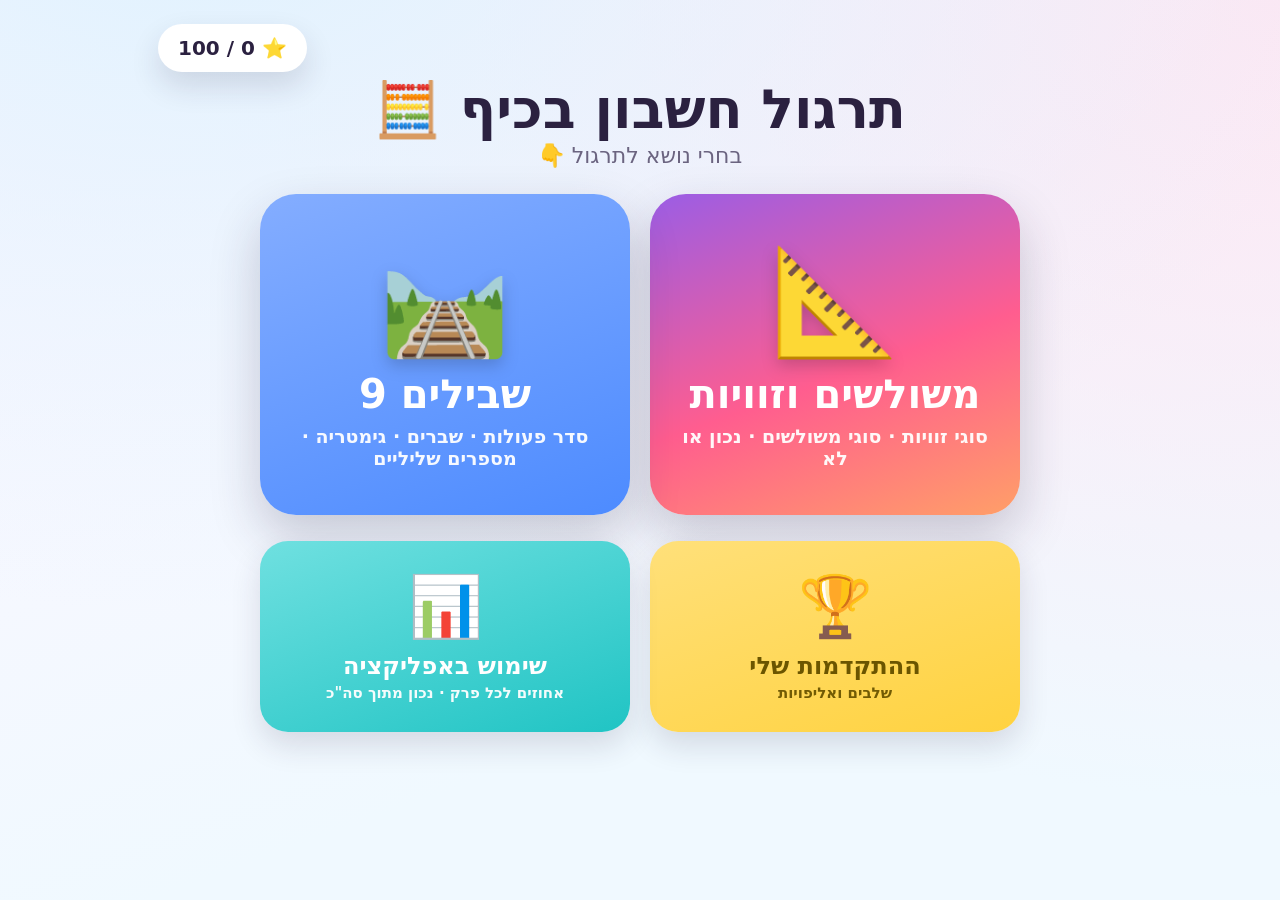
<file: index.html>
<!DOCTYPE html>
<html lang="he" dir="rtl">
<head>
  <meta charset="UTF-8" />
  <meta name="viewport" content="width=device-width, initial-scale=1.0, maximum-scale=1.0, user-scalable=no" />
  <title>תרגול חשבון בכיף 🧮</title>
  <script>document.write('<link rel="stylesheet" href="style.css?t=' + Date.now() + '">');</script>
</head>
<body>
  <div class="wrap">
    <div class="topbar">
      <span style="width:90px"></span>
      <div class="score" id="score">⭐ 0</div>
    </div>

    <h1 class="page-title">תרגול חשבון בכיף 🧮</h1>
    <p class="subtitle">בחרי נושא לתרגול 👇</p>

    <div class="games-grid" style="max-width:760px; margin-inline:auto;">
      <button class="subject c-mix" style="max-width:none; margin:0;" onclick="location.href='triangles.html'">
        <span class="ico">📐</span>
        <span class="ttl">משולשים וזוויות</span>
        <span class="sub">סוגי זוויות · סוגי משולשים · נכון או לא</span>
      </button>
      <button class="subject c-blue" style="max-width:none; margin:0;" onclick="location.href='shvilim9.html'">
        <span class="ico">🛤️</span>
        <span class="ttl">שבילים 9</span>
        <span class="sub">סדר פעולות · שברים · גימטריה · מספרים שליליים</span>
      </button>
    </div>

    <div class="games-grid" style="margin-top:26px; max-width:760px; margin-inline:auto;">
      <button class="game-card c-yellow" onclick="location.href='triangles.html#progress'">
        <span class="ico">🏆</span><span class="ttl">ההתקדמות שלי</span><span class="sub">שלבים ואליפויות</span>
      </button>
      <button class="game-card c-teal" onclick="location.href='report.html'">
        <span class="ico">📊</span><span class="ttl">שימוש באפליקציה</span><span class="sub">אחוזים לכל פרק · נכון מתוך סה"כ</span>
      </button>
    </div>
  </div>

  <script>document.write('<script src="engine.js?t=' + Date.now() + '"><\/script>');</script>
  <script>Score.init(document.getElementById("score"), "girl");</script>
</body>
</html>
</file>
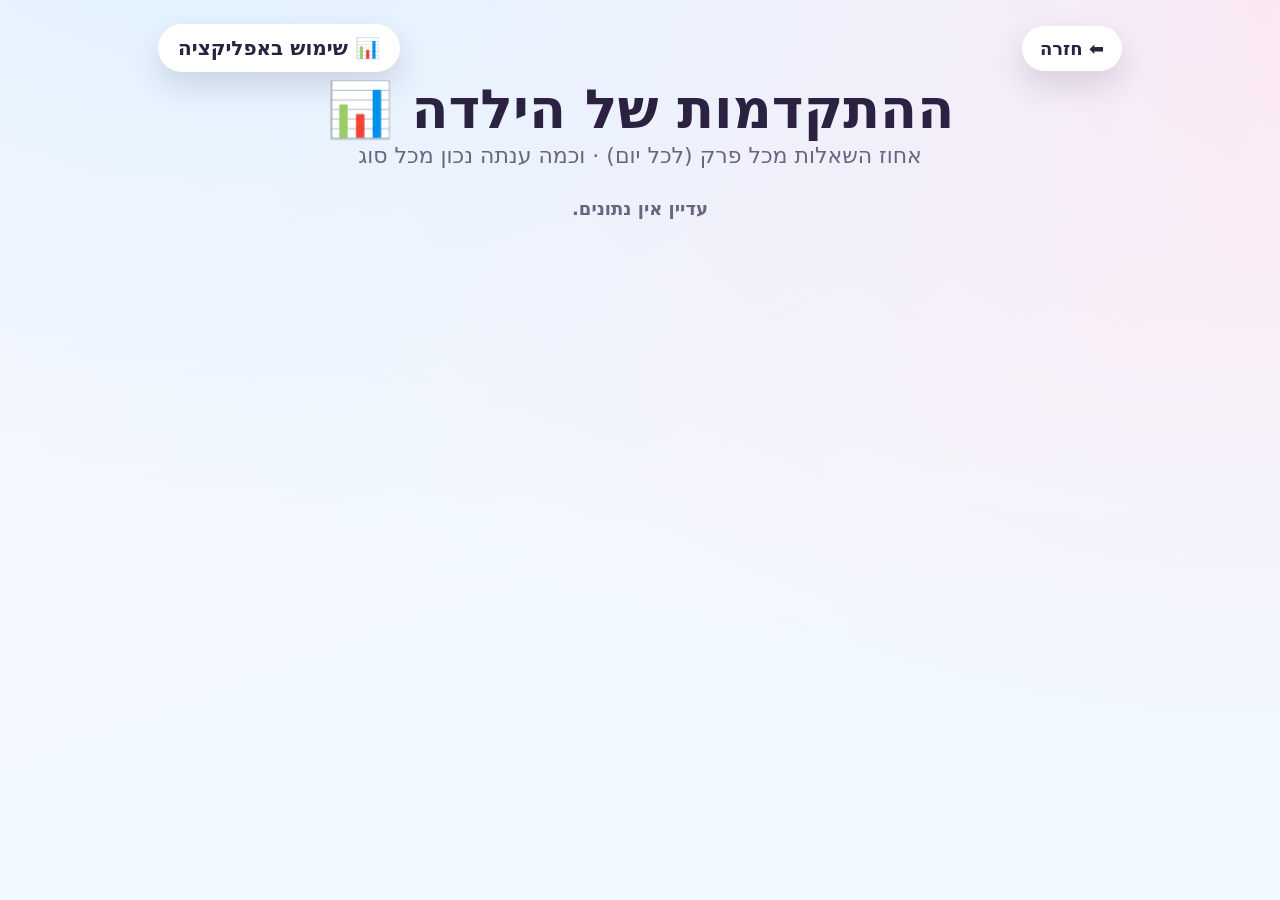
<file: report.html>
<!DOCTYPE html>
<html lang="he" dir="rtl">
<head>
  <meta charset="UTF-8" />
  <meta name="viewport" content="width=device-width, initial-scale=1.0" />
  <title>שימוש באפליקציה — שבילים 9 📊</title>
  <script>document.write('<link rel="stylesheet" href="style.css?t=' + Date.now() + '">');</script>
  <style>
    .rep-day { background: #fff; border-radius: 22px; box-shadow: var(--shadow); padding: 16px 16px 8px;
               margin: 0 auto 20px; max-width: 760px; }
    .rep-day h3 { margin: 4px 0 10px; font-size: 22px; color: var(--purple); }
    .rep-table { width: 100%; border-collapse: collapse; font-size: 16px; }
    .rep-table th { background: #f4f0ff; padding: 9px 8px; font-weight: 800; }
    .rep-table td { padding: 9px 8px; border-top: 2px solid #f4f0ff; font-weight: 700; text-align: center; }
    .rep-table td.name { text-align: right; }
    .bar-cell { position: relative; }
    .bar-fill { display: inline-block; height: 12px; border-radius: 999px;
                background: linear-gradient(90deg, var(--teal), var(--purple)); vertical-align: middle; }
    .acc-good { color: #166534; } .acc-mid { color: #b45309; } .acc-low { color: #991b1b; }
    .rep-empty { color: var(--ink-soft); font-weight: 700; font-size: 18px; margin-top: 30px; }
    .rep-note { color: var(--ink-soft); font-size: 14px; max-width: 760px; margin: 0 auto 18px; }
    .kid-row { max-width: 760px; margin: 0 auto 16px; display: flex; gap: 8px; justify-content: center; align-items: center; flex-wrap: wrap; }
    .kid-row input { font-family: inherit; font-size: 16px; padding: 8px 12px; border-radius: 12px; border: 2px solid #d9c9f5; }
  </style>
</head>
<body>
  <div class="wrap">
    <div class="topbar">
      <button class="btn-back" onclick="location.href='index.html'">⬅️ חזרה</button>
      <div class="score">📊 שימוש באפליקציה</div>
    </div>
    <h1 class="page-title">ההתקדמות של הילדה 📊</h1>
    <p class="subtitle">אחוז השאלות מכל פרק (לכל יום) · וכמה ענתה נכון מכל סוג</p>
    <div id="report"><div class="rep-empty">טוען…</div></div>
  </div>

  <script>
    // ---- הגדרות Supabase (יתמלאו כשיהיו הפרטים) ----
    const CONF = { url: "https://rgqiyqsabylcylsmdnsi.supabase.co", key: "sb_publishable_SliU4OTdrqAFqoRriuh1Ew_PST1CEdy", kid: "esti-4a7f2c9d" };

    const TYPE_NAMES = {
      chain: "סדר פעולות", word: "בעיה ותרגיל", whichFrac: "כמה על החלק", partQty: "חלק מכמות",
      cmpFrac: "השוואת שברים", divis: "סימני התחלקות", gem: "גימטריה (אבג)", neg: "מספרים שליליים",
      beforeAfter: "מספרים עד 10,000", chart: "חקר נתונים", riddle: "מי אני?", pattern: "חוקיות בסדרה",
      place: "ערך הספרה", wholes: "שלמים וחלקים", compareExpr: "שווה או לא?", complete: "השלמה לתוצאה",
      groups: "קבוצות שוות 🚀", boysGirls: "בנים ובנות 🚀", clueNumber: "מספר לפי רמזים 🚀",
      vmult: "כפל מאונך", vdetail: "כפל מפורט", wholesType: "חלקים ושלמים",
      // משולשים וזוויות
      angleType: "סוג הזווית · משולשים", whoAmI: "מי אני? · משולשים", sides: "משולש לפי צלעות",
      angles: "משולש לפי זוויות", biggest: "הזווית הגדולה במרובע", trueFalse: "נכון או לא נכון · משולשים",
      sideNames: "שמות הצלעות",
    };
    const name = t => TYPE_NAMES[t] || t;

    async function getData() {
      if (CONF.url && CONF.key && CONF.kid) {
        try {
          const r = await fetch(`${CONF.url}/rest/v1/progress?kid_id=eq.${encodeURIComponent(CONF.kid)}&select=day,type,attempts,correct`,
            { headers: { apikey: CONF.key, Authorization: "Bearer " + CONF.key } });
          const rows = await r.json();
          const d = {};
          rows.forEach(x => { (d[x.day] = d[x.day] || {})[x.type] = { a: x.attempts, c: x.correct }; });
          return d;
        } catch (e) { return {}; }
      }
      try { return JSON.parse(localStorage.getItem("mg_track_girl")) || {}; } catch (e) { return {}; }
    }

    function accClass(p) { return p >= 80 ? "acc-good" : (p >= 50 ? "acc-mid" : "acc-low"); }
    function heDate(iso) { const [y, m, dd] = iso.split("-"); return `${dd}/${m}/${y}`; }

    function render(data) {
      const box = document.getElementById("report");
      const days = Object.keys(data).sort().reverse();
      if (!days.length) {
        box.innerHTML = `<div class="rep-empty">עדיין אין נתונים.${CONF.url ? "" : " (במצב מקומי הנתונים נמצאים רק על מחשב הילדה — יופיעו כאן אחרי חיבור Supabase.)"}</div>`;
        return;
      }
      // ---- סיכום כולל לכל סוג ----
      const tot = {};
      days.forEach(day => Object.entries(data[day]).forEach(([t, r]) => {
        tot[t] = tot[t] || { a: 0, c: 0 }; tot[t].a += r.a; tot[t].c += r.c;
      }));
      let html = `<div class="rep-day"><h3>סיכום כולל — כמה ענתה נכון מכל סוג</h3><table class="rep-table">`
        + `<tr><th>פרק</th><th>נכון / סה"כ</th><th>אחוז הצלחה</th></tr>`;
      Object.entries(tot).sort((a, b) => b[1].a - a[1].a).forEach(([t, r]) => {
        const p = Math.round(r.c / r.a * 100);
        html += `<tr><td class="name">${name(t)}</td><td>${r.c} / ${r.a}</td><td class="${accClass(p)}">${p}%</td></tr>`;
      });
      html += `</table></div>`;

      // ---- פירוט לכל יום ----
      days.forEach(day => {
        const types = data[day];
        const dayTotal = Object.values(types).reduce((s, r) => s + r.a, 0);
        html += `<div class="rep-day"><h3>${heDate(day)} — סה"כ ${dayTotal} שאלות</h3><table class="rep-table">`
          + `<tr><th>פרק</th><th>שאלות</th><th>% מהיום</th><th>נכון / סה"כ</th><th>הצלחה</th></tr>`;
        Object.entries(types).sort((a, b) => b[1].a - a[1].a).forEach(([t, r]) => {
          const pct = Math.round(r.a / dayTotal * 100);
          const acc = Math.round(r.c / r.a * 100);
          html += `<tr><td class="name">${name(t)}</td>`
            + `<td>${r.a}</td>`
            + `<td class="bar-cell">${pct}% <span class="bar-fill" style="width:${Math.max(6, pct)}px"></span></td>`
            + `<td>${r.c} / ${r.a}</td>`
            + `<td class="${accClass(acc)}">${acc}%</td></tr>`;
        });
        html += `</table></div>`;
      });
      box.innerHTML = html;
    }

    getData().then(render);
  </script>
</body>
</html>
</file>
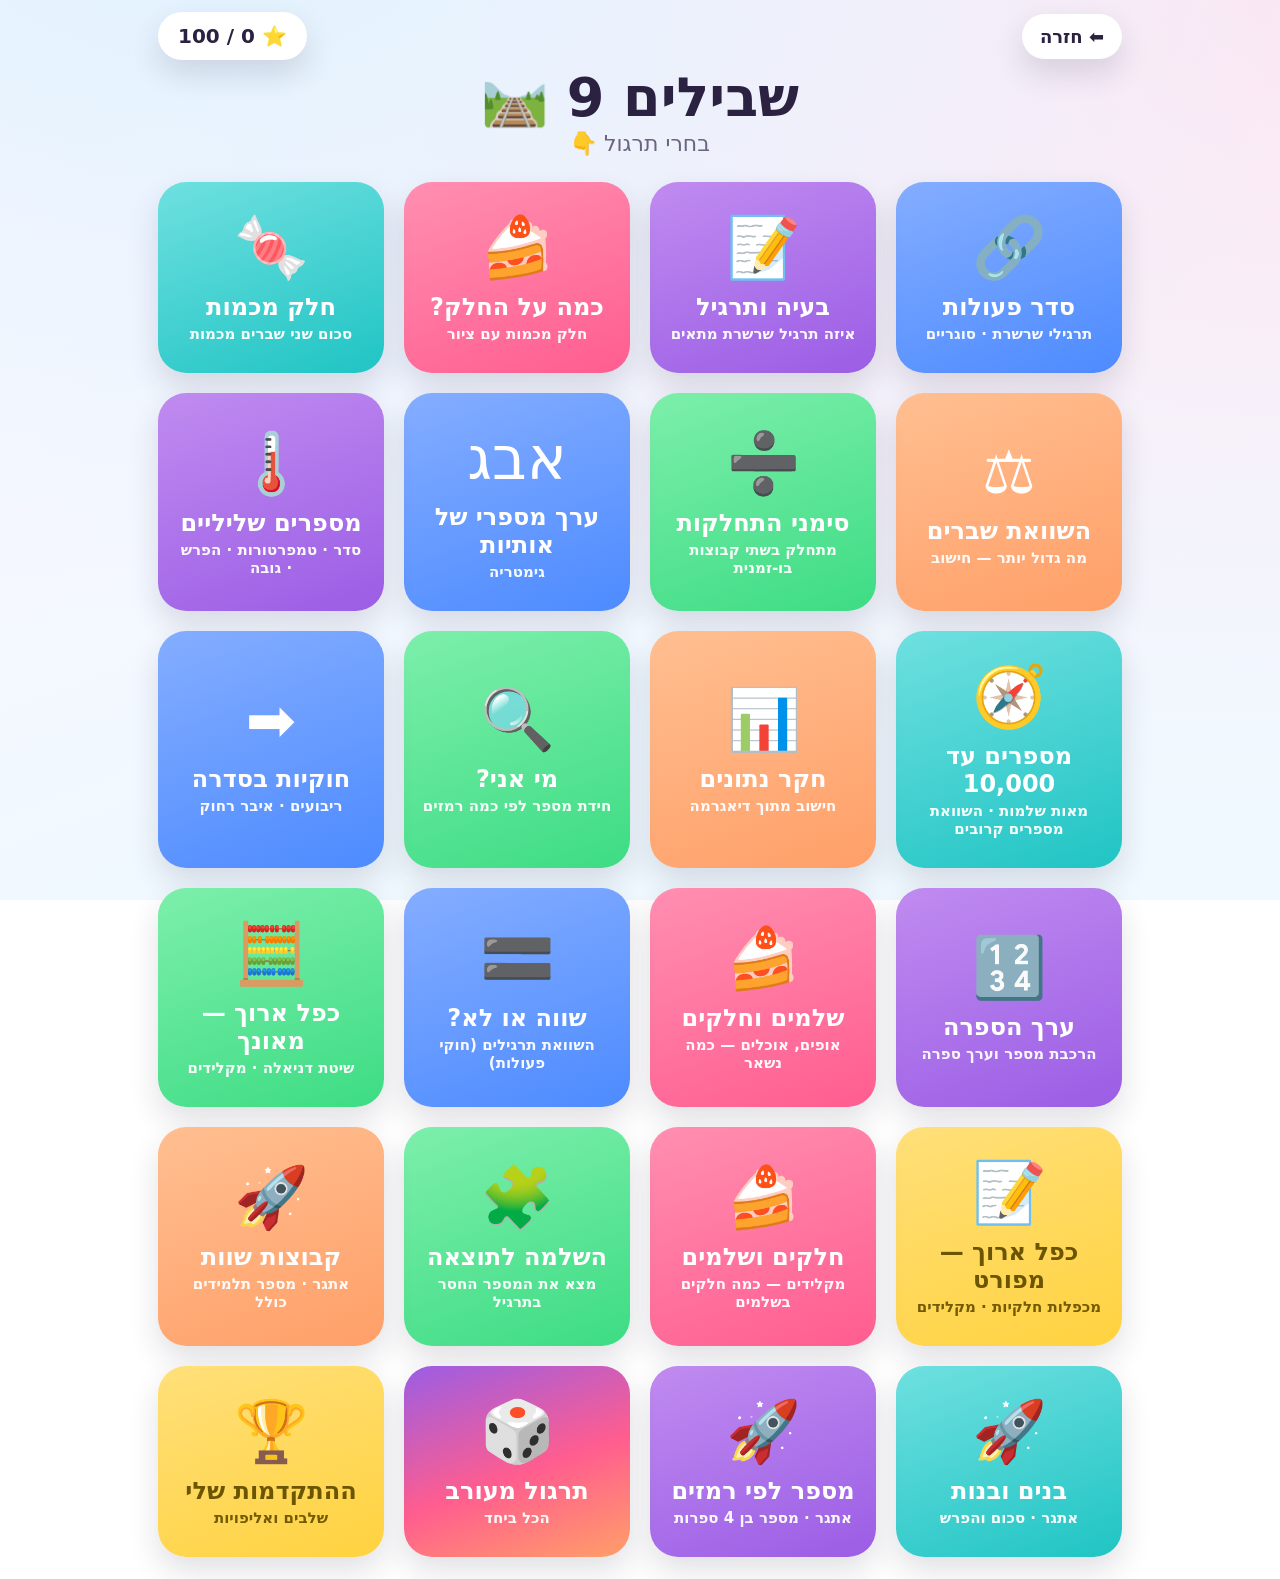
<file: shvilim9.html>
<!DOCTYPE html>
<html lang="he" dir="rtl">
<head>
  <meta charset="UTF-8" />
  <meta name="viewport" content="width=device-width, initial-scale=1.0, maximum-scale=1.0, user-scalable=no" />
  <title>שבילים 9 🛤️</title>
  <script>document.write('<link rel="stylesheet" href="style.css?t=' + Date.now() + '">');</script>
  <style>
    /* תוספות עיצוב לעמוד שבילים 9 בלבד */
    .expr { direction: ltr; unicode-bidi: isolate; font-weight: 900;
            font-size: clamp(26px, 6vw, 42px); letter-spacing: 1px; }
    /* בתוך כפתור תשובה: התרגיל תמיד בשורה אחת, בגודל שמתאים לרוחב הכפתור */
    .opt .expr { font-size: clamp(18px, 3.6vw, 24px); letter-spacing: 0;
                 white-space: nowrap; display: inline-block; }
    .cmp  { display: inline-flex; align-items: center; justify-content: center; gap: 18px;
            margin-top: 12px; font-size: clamp(30px, 7vw, 46px); font-weight: 900; }
    .blank{ display: inline-block; min-width: 46px; height: 42px; border: 3px dashed #9b5de5;
            border-radius: 12px; vertical-align: middle; background: rgba(255,255,255,.6); }
    .frac { display: inline-flex; flex-direction: column; align-items: center;
            vertical-align: middle; line-height: 1; margin: 0 3px; font-weight: 900; }
    .frac .num { border-bottom: 3px solid currentColor; padding: 0 8px 2px; }
    .frac .den { padding: 2px 8px 0; }
    .word-q { font-size: clamp(18px, 3.6vw, 24px); font-weight: 700; line-height: 1.5;
              background: #f4f0ff; border-radius: 18px; padding: 16px 20px;
              max-width: 620px; unicode-bidi: plaintext; }
    /* איור אמוג'י גדול מעל השאלה */
    .illus { font-size: clamp(46px, 12vw, 82px); line-height: 1; margin: 2px 0 8px;
             filter: drop-shadow(0 4px 6px rgba(43,33,64,.18)); }
    /* כרטיס שאלה צבעוני עם דמות מצוירת (כמו הכרטיסים בחוברת) */
    .qcard { position: relative; width: 100%; max-width: 700px; border-radius: 30px;
             padding: 30px 22px 24px; margin-top: 10px; box-shadow: var(--shadow);
             display: flex; flex-direction: column; align-items: center; gap: 14px;
             border: 3px solid rgba(255,255,255,.7); animation: pop .3s ease; }
    .qcard .word-q { background: rgba(255,255,255,.72); }
    .mascot { position: absolute; top: -24px; inset-inline-start: 16px; font-size: 50px;
              filter: drop-shadow(0 3px 4px rgba(0,0,0,.22)); transform: rotate(-8deg); }
    .b-blue   { background: linear-gradient(160deg, #eaf4ff, #d3e8ff); }
    .b-pink   { background: linear-gradient(160deg, #ffe9f2, #ffd3e4); }
    .b-yellow { background: linear-gradient(160deg, #fff7d6, #ffedaa); }
    .b-green  { background: linear-gradient(160deg, #e6fbee, #cbf5d9); }
    .b-purple { background: linear-gradient(160deg, #f3ecff, #e4d3ff); }
    .b-peach  { background: linear-gradient(160deg, #ffefe0, #ffdabf); }

    /* ---- מצב קומפקטי: שכל התשובות ייראו במסך אחד, ממורכז ---- */
    .wrap { padding-top: 12px; padding-bottom: 22px; }
    .stage { min-height: 0; padding: 14px 14px 20px; margin-top: 8px; gap: 10px; }
    .qcard { padding: 20px 16px 14px; margin-top: 6px; gap: 8px; }
    .prompt-he { font-size: clamp(16px, 3.3vw, 22px); }
    .word-q { font-size: clamp(15px, 3vw, 19px); padding: 10px 14px; line-height: 1.45; }
    .illus  { font-size: clamp(34px, 8vw, 52px); margin: 0 0 4px; }
    .mascot { font-size: 38px; top: -18px; }
    .expr   { font-size: clamp(22px, 5vw, 32px); }
    .cmp    { font-size: clamp(24px, 5.5vw, 34px); margin-top: 6px; }
    .blank  { min-width: 38px; height: 34px; }
    .shape-svg { max-height: 180px !important; padding: 6px; }
    .opts { gap: 10px; max-width: 680px; grid-template-columns: repeat(auto-fit, minmax(130px, 1fr)); }
    .opt  { padding: 12px 12px; font-size: clamp(16px, 3.2vw, 21px); border-width: 3px; }
    .opt .expr { font-size: clamp(15px, 3.2vw, 20px); }
    .actions { margin-top: 2px; }
    .action { padding: 11px 20px; font-size: 18px; }
    /* ריווח נעים בהסבר */
    .explain { line-height: 1.9; padding: 14px 20px; max-width: 600px; }
    .explain span[dir="ltr"] { margin: 0 5px; }
    /* תרגיל הקלדה — פילוג בכפל */
    .calc { direction: ltr; display: flex; flex-direction: column; gap: 12px;
            align-items: center; font-weight: 800; font-size: clamp(17px, 3.6vw, 24px); margin-top: 6px; }
    .calc-row { display: flex; align-items: center; gap: 7px; flex-wrap: wrap; justify-content: center; }
    .num-in { width: 62px; height: 42px; text-align: center; font-size: 21px; font-weight: 800;
              border: 3px solid #c9b8ee; border-radius: 11px; font-family: inherit; background: #fff; color: var(--ink); }
    .num-in:focus { outline: none; border-color: var(--purple); }
    .num-in.in-ok  { border-color: var(--green); background: #dcfce7; }
    .num-in.in-bad { border-color: var(--pink);  background: #fee2e2; }
    /* כפל מאונך — רשת עמודות עם תא לכל ספרה + תאי נשׂא למעלה */
    .vgrid { direction: ltr; display: grid; gap: 6px; justify-content: center; align-items: center;
             margin-top: 8px; background: rgba(255,255,255,.72); padding: 14px 18px; border-radius: 16px; }
    .vg-dig { font-size: clamp(24px, 6vw, 34px); font-weight: 900; text-align: center; }
    .vg-op  { font-size: clamp(24px, 6vw, 34px); font-weight: 900; text-align: left; }
    .vg-bar2 { border-top: 4px solid #2b2140; height: 0; margin: 2px 0; }
    .carry-in { width: 30px; height: 26px; text-align: center; font-size: 14px; font-weight: 800;
                border: 2px dashed #b79be0; border-radius: 7px; background: rgba(255,255,255,.55); color: var(--purple); }
    .carry-in:focus { outline: none; border-color: var(--purple); }
    .vg-in { width: 46px !important; height: 46px; padding: 0; font-size: 24px; }
    /* כפל בדרך מפורטת */
    .det-head { font-size: clamp(24px, 6vw, 32px); font-weight: 900; direction: ltr; margin-top: 6px; }
    .det-list { display: flex; flex-direction: column; gap: 11px; align-items: center; margin-top: 8px; direction: ltr; }
    .det-row  { display: flex; align-items: center; gap: 10px; font-size: clamp(17px, 3.8vw, 23px); font-weight: 800; }
    .det-lbl  { min-width: 96px; text-align: right; }
    .det-bar  { border-top: 3px solid #2b2140; width: 190px; margin: 1px 0; }
    .vg-lbl   { display: flex; align-items: center; gap: 6px; font-size: 18px; font-weight: 800;
                padding-inline-start: 10px; direction: ltr; white-space: nowrap; color: var(--ink-soft); }
    .op-in    { text-align: center; }
    /* טבלת ערכי האותיות (גימטריה) */
    .gem-table-btn { margin-top: 6px; border: none; cursor: pointer; font-family: inherit; font-size: 15px;
                     font-weight: 800; color: var(--purple); background: #f0e6ff; border-radius: 999px; padding: 8px 16px; }
    .gem-table-btn:hover { filter: brightness(1.04); }
    .gt-card { background: linear-gradient(160deg, #fff, #f3ecff); border-radius: 28px; padding: 22px 20px;
               max-width: 520px; width: 92%; box-shadow: var(--shadow-lg); text-align: center; max-height: 88vh; overflow: auto; }
    .gt-card h2 { color: var(--purple); margin: 2px 0 14px; font-size: 24px; }
    .gt-grid { display: grid; grid-template-columns: repeat(auto-fit, minmax(58px, 1fr)); gap: 7px; direction: rtl; margin-bottom: 14px; }
    .gt-cell { background: #faf7ff; border: 2px solid #e4d3ff; border-radius: 12px; padding: 7px 4px;
               display: flex; flex-direction: column; align-items: center; }
    .gt-let { font-size: 24px; font-weight: 900; color: var(--ink); }
    .gt-val { font-size: 14px; font-weight: 800; color: var(--purple); }
    /* רשימת שאלות הקלדה (שלמים וחלקים) */
    .wq-list { display: flex; flex-direction: column; gap: 13px; width: 100%; max-width: 620px; margin-top: 4px; }
    .wq-row  { display: flex; align-items: center; gap: 9px; flex-wrap: wrap; justify-content: center;
               font-size: clamp(15px, 3.3vw, 20px); font-weight: 700; unicode-bidi: plaintext; }
  </style>
</head>
<body>
  <div class="wrap">
    <div class="topbar">
      <button class="btn-back" id="back">⬅️ חזרה</button>
      <div class="score" id="score">⭐ 0</div>
    </div>

    <!-- תפריט סוגי התרגילים -->
    <div id="menu">
      <h1 class="page-title">שבילים 9 🛤️</h1>
      <p class="subtitle">בחרי תרגול 👇</p>
      <div class="games-grid">
        <button class="game-card c-blue"   onclick="play('chain')"><span class="ico">🔗</span><span class="ttl">סדר פעולות</span><span class="sub">תרגילי שרשרת · סוגריים</span></button>
        <button class="game-card c-purple" onclick="play('word')"><span class="ico">📝</span><span class="ttl">בעיה ותרגיל</span><span class="sub">איזה תרגיל שרשרת מתאים</span></button>
        <button class="game-card c-pink"   onclick="play('whichFrac')"><span class="ico">🍰</span><span class="ttl">כמה על החלק?</span><span class="sub">חלק מכמות עם ציור</span></button>
        <button class="game-card c-teal"   onclick="play('partQty')"><span class="ico">🍬</span><span class="ttl">חלק מכמות</span><span class="sub">סכום שני שברים מכמות</span></button>
        <button class="game-card c-peach"  onclick="play('cmpFrac')"><span class="ico">⚖️</span><span class="ttl">השוואת שברים</span><span class="sub">מה גדול יותר — חישוב</span></button>
        <button class="game-card c-green"  onclick="play('divis')"><span class="ico">➗</span><span class="ttl">סימני התחלקות</span><span class="sub">מתחלק בשתי קבוצות בו-זמנית</span></button>
        <button class="game-card c-blue"   onclick="play('gem')"><span class="ico">אבג</span><span class="ttl">ערך מספרי של אותיות</span><span class="sub">גימטריה</span></button>
        <button class="game-card c-purple" onclick="play('neg')"><span class="ico">🌡️</span><span class="ttl">מספרים שליליים</span><span class="sub">סדר · טמפרטורות · הפרש · גובה</span></button>
        <button class="game-card c-teal"   onclick="play('beforeAfter')"><span class="ico">🧭</span><span class="ttl">מספרים עד 10,000</span><span class="sub">מאות שלמות · השוואת מספרים קרובים</span></button>
        <button class="game-card c-peach"  onclick="play('chart')"><span class="ico">📊</span><span class="ttl">חקר נתונים</span><span class="sub">חישוב מתוך דיאגרמה</span></button>
        <button class="game-card c-green"  onclick="play('riddle')"><span class="ico">🔍</span><span class="ttl">מי אני?</span><span class="sub">חידת מספר לפי כמה רמזים</span></button>
        <button class="game-card c-blue"   onclick="play('pattern')"><span class="ico">➡️</span><span class="ttl">חוקיות בסדרה</span><span class="sub">ריבועים · איבר רחוק</span></button>
        <button class="game-card c-purple" onclick="play('place')"><span class="ico">🔢</span><span class="ttl">ערך הספרה</span><span class="sub">הרכבת מספר וערך ספרה</span></button>
        <button class="game-card c-pink"   onclick="play('wholes')"><span class="ico">🍰</span><span class="ttl">שלמים וחלקים</span><span class="sub">אופים, אוכלים — כמה נשאר</span></button>
        <button class="game-card c-blue"   onclick="play('compareExpr')"><span class="ico">🟰</span><span class="ttl">שווה או לא?</span><span class="sub">השוואת תרגילים (חוקי פעולות)</span></button>
        <button class="game-card c-green"  onclick="play('vmult')"><span class="ico">🧮</span><span class="ttl">כפל ארוך — מאונך</span><span class="sub">שיטת דניאלה · מקלידים</span></button>
        <button class="game-card c-yellow" onclick="play('vdetail')"><span class="ico">📝</span><span class="ttl">כפל ארוך — מפורט</span><span class="sub">מכפלות חלקיות · מקלידים</span></button>
        <button class="game-card c-pink"   onclick="play('wholesType')"><span class="ico">🍰</span><span class="ttl">חלקים ושלמים</span><span class="sub">מקלידים — כמה חלקים בשלמים</span></button>
        <button class="game-card c-green"  onclick="play('complete')"><span class="ico">🧩</span><span class="ttl">השלמה לתוצאה</span><span class="sub">מצא את המספר החסר בתרגיל</span></button>
        <button class="game-card c-peach"  onclick="play('groups')"><span class="ico">🚀</span><span class="ttl">קבוצות שוות</span><span class="sub">אתגר · מספר תלמידים כולל</span></button>
        <button class="game-card c-teal"   onclick="play('boysGirls')"><span class="ico">🚀</span><span class="ttl">בנים ובנות</span><span class="sub">אתגר · סכום והפרש</span></button>
        <button class="game-card c-purple" onclick="play('clueNumber')"><span class="ico">🚀</span><span class="ttl">מספר לפי רמזים</span><span class="sub">אתגר · מספר בן 4 ספרות</span></button>
        <button class="game-card c-mix"    onclick="play('mixed')"><span class="ico">🎲</span><span class="ttl">תרגול מעורב</span><span class="sub">הכל ביחד</span></button>
        <button class="game-card c-yellow" onclick="play('progress')"><span class="ico">🏆</span><span class="ttl">ההתקדמות שלי</span><span class="sub">שלבים ואליפויות</span></button>
      </div>
    </div>

    <!-- מסך תרגיל -->
    <div id="stageWrap" class="hidden"><div class="stage" id="stage"></div></div>
  </div>

  <script>document.write('<script src="engine.js?t=' + Date.now() + '"><\/script>');</script>
  <script>
    const PLAYER = "girl";
    const menu = document.getElementById("menu");
    const stageWrap = document.getElementById("stageWrap");
    const stage = document.getElementById("stage");
    Score.init(document.getElementById("score"), PLAYER);
    speakHe = () => Promise.resolve();   // ללא שמיעה/הקראה בעמוד זה

    /* ---- מעקב לפי סוג פרק ולפי יום (אחוזים + נכון/סה"כ) ----
       נשמר במכשיר, ומסונכרן ל-Supabase אם CONF מוגדר (יתמלא כשיהיו הפרטים). */
    const CONF = { url: "https://rgqiyqsabylcylsmdnsi.supabase.co", key: "sb_publishable_SliU4OTdrqAFqoRriuh1Ew_PST1CEdy", kid: "esti-4a7f2c9d" };
    function syncProgress(day, type, rec) {
      if (!CONF.url || !CONF.key || !CONF.kid) return;
      try {
        fetch(`${CONF.url}/rest/v1/progress?on_conflict=kid_id,day,type`, {
          method: "POST",
          headers: { apikey: CONF.key, Authorization: "Bearer " + CONF.key, "Content-Type": "application/json", Prefer: "resolution=merge-duplicates,return=minimal" },
          body: JSON.stringify({ kid_id: CONF.kid, day, type, attempts: rec.a, correct: rec.c }),
        }).catch(() => {});
      } catch (e) {}
    }
    let _curType = "";
    const Track = {
      key() { return "mg_track_" + PLAYER; },
      load() { try { return JSON.parse(localStorage.getItem(this.key())) || {}; } catch (e) { return {}; } },
      save(d) { try { localStorage.setItem(this.key(), JSON.stringify(d)); } catch (e) {} },
      today() { const d = new Date(); return d.getFullYear() + "-" + String(d.getMonth() + 1).padStart(2, "0") + "-" + String(d.getDate()).padStart(2, "0"); },
      record(type, correct) {
        if (!type) return;
        const d = this.load(), day = this.today();
        (d[day] = d[day] || {})[type] = d[day][type] || { a: 0, c: 0 };
        d[day][type].a++; if (correct) d[day][type].c++;
        this.save(d);
        syncProgress(day, type, d[day][type]);
      },
    };

    function showMenu() { speechSynthesis && speechSynthesis.cancel(); menu.classList.remove("hidden"); stageWrap.classList.add("hidden"); }
    function showStage() { speechSynthesis && speechSynthesis.cancel(); menu.classList.add("hidden"); stageWrap.classList.remove("hidden"); stage.innerHTML = ""; }
    document.getElementById("back").onclick = () => {
      if (stageWrap.classList.contains("hidden")) location.href = "index.html";
      else showMenu();
    };

    /* ---------- שאלת רב־ברירה אחת (זהה במבנה לעמוד המשולשים) ---------- */
    function askMC({ prompt, shape, options, correctIndex, explain, speakText, icon, next }) {
      stage.innerHTML = "";
      const card = el("div", "qcard " + CARD_TINTS[_cardN++ % CARD_TINTS.length]);
      // איור פינתי הקשור לנושא — רק אם אין כבר איור מרכזי (illus) בשאלה
      if (icon && !/class="illus"/.test(prompt)) card.appendChild(el("div", "mascot", icon));
      card.appendChild(el("div", "prompt-he", prompt));
      if (shape) { const box = el("div"); box.innerHTML = shape; card.appendChild(box.firstChild); }
      stage.appendChild(card);

      const grid = el("div", "opts");
      const fb = el("div", "feedback");
      const actions = el("div", "actions");
      const nextBtn = el("button", "action next hidden", "➡️ הבא");
      nextBtn.onclick = next;
      actions.append(nextBtn);

      const buttons = [];
      let answered = false;
      options.forEach((label, i) => {
        const b = el("button", "opt", label);
        b.onclick = () => {
          if (b.disabled || nextBtn.classList.contains("hidden") === false) return;
          if (!answered) { answered = true; Track.record(_curType, i === correctIndex); }
          if (i === correctIndex) {
            b.classList.add("correct");
            buttons.forEach(x => x.disabled = true);
            soundCorrect(); confetti(70); Score.add();
            fb.className = "feedback great";
            fb.textContent = randItem(["כל הכבוד! 🌟", "מצוין! 🎉", "נכון מאוד! 👏", "יופי! ⭐"]);
            if (explain) { const ex = el("div", "explain"); ex.innerHTML = wrapMath(explain); stage.insertBefore(ex, actions); }
            nextBtn.classList.remove("hidden");
            speakHe(randItem(["כל הכבוד!", "מצוין!", "נכון מאוד!", "יופי!"]));
          } else {
            b.classList.add("wrong"); b.disabled = true; soundTry();
            fb.className = "feedback try"; fb.textContent = "כמעט… עוד פעם 🙂";
          }
        };
        grid.appendChild(b); buttons.push(b);
      });

      stage.append(grid, fb, actions);
      if (speakText) speakHe(speakText);
    }

    /* ---------- עוזרים ---------- */
    function rnd(a, b) { return a + ((Math.random() * (b - a + 1)) | 0); }
    function gcd(x, y) { return y ? gcd(y, x % y) : x; }
    // הנימוק לסימן ההתחלקות של n ב-d (לפי כללי סימני ההתחלקות)
    function divRule(n, d) {
      if (d === 2) return `הוּא זוּגִי (סְפְרַת הָאֲחָדוֹת שֶׁלּוֹ הִיא ${n % 10})`;
      if (d === 5) return `סְפְרַת הָאֲחָדוֹת שֶׁלּוֹ הִיא ${n % 10}`;
      if (d === 10) return `סְפְרַת הָאֲחָדוֹת שֶׁלּוֹ הִיא 0`;
      if (d === 3) { const ds = String(n).split("").map(Number); return `סְכוּם סְפָרוֹתָיו (${ds.join(" + ")} = ${ds.reduce((a, b) => a + b, 0)}) מִתְחַלֵּק בְּ-3`; }
      return `הוּא מִתְחַלֵּק בְּ-${d}`;
    }
    function comma(n) { return n.toString().replace(/\B(?=(\d{3})+(?!\d))/g, ","); }
    function fracHTML(a, b) { return `<span class="frac"><span class="num">${a}</span><span class="den">${b}</span></span>`; }
    // מספר להצגה בתוך טקסט עברי: שלילי נעטף ב-LTR כדי שהמינוס יהיה מצד שמאל
    function sgn(n) { return n < 0 ? `<span dir="ltr">${n}</span>` : `${n}`; }
    // מחשב תוצאת תרגיל (הקלט נוצר על ידי הקוד בלבד — בטוח)
    function evalExpr(s) { return Function("return (" + s.replace(/×/g, "*").replace(/÷/g, "/").replace(/−/g, "-") + ")")(); }
    // עוטף כל ביטוי מתמטי (מספרים + פעולות/שווה) בכיוון LTR, כדי שיֵּרָאֶה נכון בתוך טקסט עברי
    function wrapMath(s) {
      if (!s) return s;
      return s.replace(/[\d(][\d\s.,()×÷+\-−=]*[×÷+\-−=][\d\s.,()×÷+\-−=]*/g,
        m => `<span dir="ltr" style="unicode-bidi:isolate">${m.trim()}</span>`);
    }
    const GT = "&gt;", LT = "&lt;", EQ = "=";
    const CARD_TINTS = ["b-blue", "b-pink", "b-yellow", "b-green", "b-purple", "b-peach"];
    const MASCOTS = ["🐦", "🐤", "🐥", "🦉", "🦜", "🐧", "🐰", "🦊", "🐻", "🐱", "🐤"];
    let _cardN = 0;

    /* בונה עד 4 אפשרויות מספריות (כולל התשובה), מערבב ומחזיר אינדקס נכון */
    function pickOptions(correct, distractors) {
      const opts = [correct];
      for (const d of distractors) { if (opts.length >= 4) break; if (d != null && !opts.includes(d)) opts.push(d); }
      let step = 1;
      while (opts.length < 4) { const c = correct + step; if (!opts.includes(c)) opts.push(c); step = step > 0 ? -step : -step + 1; }
      const sh = shuffle(opts);
      return { nums: sh, correctIndex: sh.indexOf(correct) };
    }

    /* ציור שבר: עוגה מחולקת ל-n חלקים, k צבועים */
    function fracCircle(n, k = 1) {
      const cx = 110, cy = 110, r = 96; let s = "";
      for (let i = 0; i < n; i++) {
        const a1 = (-90 + i * 360 / n) * Math.PI / 180;
        const a2 = (-90 + (i + 1) * 360 / n) * Math.PI / 180;
        const x1 = cx + r * Math.cos(a1), y1 = cy + r * Math.sin(a1);
        const x2 = cx + r * Math.cos(a2), y2 = cy + r * Math.sin(a2);
        const large = (360 / n) > 180 ? 1 : 0;
        const col = i < k ? "#ff9ec2" : "#ffffff";
        if (n === 1) { s = `<circle cx="${cx}" cy="${cy}" r="${r}" fill="#ff9ec2" stroke="#2b2140" stroke-width="2.5"/>`; break; }
        s += `<path d="M ${cx} ${cy} L ${x1.toFixed(1)} ${y1.toFixed(1)} A ${r} ${r} 0 ${large} 1 ${x2.toFixed(1)} ${y2.toFixed(1)} Z" fill="${col}" stroke="#2b2140" stroke-width="2.5"/>`;
      }
      return `<svg viewBox="0 0 220 220" class="shape-svg">${s}</svg>`;
    }
    /* ציור שבר: מלבן מחולק ל-n חלקים, k צבועים */
    function fracBar(n, k = 1) {
      const W = 300, H = 96, w = W / n; let s = "";
      for (let i = 0; i < n; i++) {
        const col = i < k ? "#ff9ec2" : "#ffffff";
        s += `<rect x="${(i * w).toFixed(1)}" y="0" width="${w.toFixed(1)}" height="${H}" fill="${col}" stroke="#2b2140" stroke-width="2.5"/>`;
      }
      return `<svg viewBox="-2 -2 ${W + 4} ${H + 4}" class="shape-svg" style="max-height:130px">${s}</svg>`;
    }
    /* שתי עוגות מחולקות זו לצד זו (להשוואת שברים) */
    function twoCakes(a, b) {
      const pie = (cx, n) => {
        const r = 52; let s = "";
        for (let i = 0; i < n; i++) {
          const a1 = (-90 + i * 360 / n) * Math.PI / 180, a2 = (-90 + (i + 1) * 360 / n) * Math.PI / 180;
          const x1 = cx + r * Math.cos(a1), y1 = 66 + r * Math.sin(a1), x2 = cx + r * Math.cos(a2), y2 = 66 + r * Math.sin(a2);
          const lg = (360 / n) > 180 ? 1 : 0, col = i === 0 ? "#ff9ec2" : "#fff";
          s += `<path d="M ${cx} 66 L ${x1.toFixed(1)} ${y1.toFixed(1)} A ${r} ${r} 0 ${lg} 1 ${x2.toFixed(1)} ${y2.toFixed(1)} Z" fill="${col}" stroke="#2b2140" stroke-width="2"/>`;
        }
        return s;
      };
      return `<svg viewBox="0 0 300 150" class="shape-svg" style="width:min(320px,80vw);max-height:170px">`
        + `${pie(78, a)}${pie(222, b)}`
        + `<text x="78" y="140" font-size="14" text-anchor="middle" font-weight="800" fill="#2b2140">${a} פְּרוּסוֹת</text>`
        + `<text x="222" y="140" font-size="14" text-anchor="middle" font-weight="800" fill="#2b2140">${b} פְּרוּסוֹת</text></svg>`;
    }
    /* ציר מספרים מ-10- עד 10 עם סימון מספרים (LTR, מספרים גדולים וברורים) */
    function numLine(marks) {
      const min = -10, max = 10, W = 640, pad = 30;
      const X = v => pad + (v - min) / (max - min) * (W - 2 * pad);
      let s = `<line x1="${X(min)}" y1="54" x2="${X(max)}" y2="54" stroke="#2b2140" stroke-width="2.5"/>`;
      for (let v = min; v <= max; v++) {
        const big = v % 5 === 0;
        s += `<line x1="${X(v)}" y1="${big ? 46 : 49}" x2="${X(v)}" y2="${big ? 62 : 59}" stroke="#2b2140" stroke-width="${big ? 2.5 : 1.2}"/>`;
        if (big) s += `<text x="${X(v)}" y="82" font-size="17" font-weight="800" text-anchor="middle" fill="#2b2140">${v}</text>`;
      }
      s += `<line x1="${X(0)}" y1="42" x2="${X(0)}" y2="66" stroke="#ff5d8f" stroke-width="2.5"/>`;
      marks.forEach(m => {
        s += `<circle cx="${X(m.v)}" cy="54" r="9" fill="${m.color}" stroke="#2b2140" stroke-width="2"/>`
          +  `<text x="${X(m.v)}" y="30" font-size="20" font-weight="900" text-anchor="middle" fill="${m.color}">${m.v}</text>`;
      });
      return `<svg viewBox="0 0 ${W} 96" class="shape-svg" style="width:min(580px,95vw);max-height:160px;direction:ltr">${s}</svg>`;
    }
    /* דיאגרמת עמודות (חקר נתונים) — cats: [{label,value,color}] */
    function barChart(cats) {
      const W = 580, H = 340, padL = 44, padB = 66, padT = 26;
      const maxV = Math.max(...cats.map(c => c.value));
      const top = Math.max(maxV + 1, 6);
      const chartH = H - padB - padT, n = cats.length, gap = 20;
      const bw = (W - padL - 20 - gap * (n - 1)) / n;
      const step = top <= 10 ? 1 : (top <= 20 ? 2 : 5);
      let s = "";
      for (let y = 0; y <= top; y += step) {
        const yy = padT + chartH - (y / top) * chartH;
        s += `<line x1="${padL}" y1="${yy.toFixed(1)}" x2="${W - 10}" y2="${yy.toFixed(1)}" stroke="#e5e7f0" stroke-width="1"/>`
          +  `<text x="${padL - 8}" y="${(yy + 4).toFixed(1)}" font-size="13" text-anchor="end" fill="#6b6480">${y}</text>`;
      }
      cats.forEach((c, i) => {
        const x = padL + i * (bw + gap), h = (c.value / top) * chartH, y = padT + chartH - h;
        s += `<rect x="${x.toFixed(1)}" y="${y.toFixed(1)}" width="${bw.toFixed(1)}" height="${h.toFixed(1)}" rx="7" fill="${c.color}" stroke="#2b2140" stroke-width="1.5"/>`
          +  `<text x="${(x + bw / 2).toFixed(1)}" y="${(y - 8).toFixed(1)}" font-size="17" font-weight="800" text-anchor="middle" fill="#2b2140">${c.value}</text>`
          +  `<text x="${(x + bw / 2).toFixed(1)}" y="${padT + chartH + 24}" font-size="15" font-weight="700" text-anchor="middle" fill="#2b2140">${c.label}</text>`;
      });
      s += `<line x1="${padL}" y1="${padT + chartH}" x2="${W - 10}" y2="${padT + chartH}" stroke="#2b2140" stroke-width="2"/>`;
      return `<svg viewBox="0 0 ${W} ${H}" class="shape-svg" style="width:min(580px,95vw);max-height:330px">${s}</svg>`;
    }
    function illus(e) { return `<div class="illus">${e}</div>`; }
    /* מדחומים לצד השוואת טמפרטורות (עמ' 209–210) */
    function thermoSvg(items) {
      const W = items.length * 150 + 20, H = 268, top = 45, bot = -15;
      const Y = v => 34 + (top - v) / (top - bot) * 176;
      let s = "";
      items.forEach((it, i) => {
        const cx = 92 + i * 150, bulbY = 224;
        s += `<rect x="${cx - 11}" y="30" width="22" height="${bulbY - 30}" rx="11" fill="#fff" stroke="#2b2140" stroke-width="3"/>`;
        s += `<circle cx="${cx}" cy="${bulbY}" r="20" fill="#fff" stroke="#2b2140" stroke-width="3"/>`;
        const yv = Y(it.t);
        s += `<rect x="${cx - 6}" y="${yv.toFixed(1)}" width="12" height="${(bulbY - yv).toFixed(1)}" fill="${it.color}"/>`;
        s += `<circle cx="${cx}" cy="${bulbY}" r="14" fill="${it.color}"/>`;
        for (let v = -10; v <= 40; v += 10) {
          s += `<line x1="${cx + 11}" y1="${Y(v).toFixed(1)}" x2="${cx + 17}" y2="${Y(v).toFixed(1)}" stroke="#2b2140" stroke-width="1.5"/>`
            +  `<text x="${cx + 21}" y="${(Y(v) + 4).toFixed(1)}" font-size="11" fill="#6b6480" style="direction:ltr">${v}</text>`;
        }
        s += `<text x="${cx}" y="22" font-size="17" font-weight="900" text-anchor="middle" fill="${it.color}" style="direction:ltr">${it.t}°</text>`;
        s += `<text x="${cx}" y="256" font-size="13" font-weight="800" text-anchor="middle" fill="#2b2140">${it.name}</text>`;
      });
      return `<svg viewBox="0 0 ${W} ${H}" class="shape-svg" style="width:min(${W}px,92vw);max-height:280px">${s}</svg>`;
    }
    /* ציור סדרת צורות ממשבצות (חוקיות) */
    function figuralSvg(terms) {
      const cell = 13, gap = 3, groupW = 118, H = 150, W = terms.length * groupW + 70;
      let s = "";
      terms.forEach((t, i) => {
        const ox = 16 + i * groupW;
        for (let k = 0; k < t; k++) {
          const r = Math.floor(k / 3), c = k % 3;
          s += `<rect x="${ox + c * (cell + gap)}" y="${96 - r * (cell + gap)}" width="${cell}" height="${cell}" rx="2" fill="#84adff" stroke="#2b2140" stroke-width="1"/>`;
        }
        s += `<text x="${ox + 22}" y="122" font-size="13" font-weight="800" text-anchor="middle" fill="#2b2140">צוּרָה ${i + 1}</text>`;
      });
      s += `<text x="${W - 34}" y="80" font-size="40" font-weight="900" fill="#9b5de5">?</text>`;
      s += `<text x="${W - 34}" y="122" font-size="13" font-weight="800" text-anchor="middle" fill="#9b5de5">צוּרָה 5</text>`;
      return `<svg viewBox="0 0 ${W} ${H}" class="shape-svg" style="width:min(${W}px,94vw);max-height:170px">${s}</svg>`;
    }
    /* ריבועים גדֵלים (k×k) — למספרים ריבועיים */
    function squaresSvg(sides) {
      const cell = 12, gap = 2, groupW = 92, H = 150, W = sides.length * groupW + 70;
      let s = "";
      sides.forEach((k, i) => {
        const ox = 16 + i * groupW;
        for (let r = 0; r < k; r++) for (let c = 0; c < k; c++)
          s += `<rect x="${ox + c * (cell + gap)}" y="${100 - r * (cell + gap)}" width="${cell}" height="${cell}" fill="#84adff" stroke="#2b2140" stroke-width="1"/>`;
        s += `<text x="${ox + 24}" y="128" font-size="12" font-weight="800" text-anchor="middle" fill="#2b2140">צוּרָה ${i + 1}</text>`;
      });
      s += `<text x="${W - 34}" y="70" font-size="34" font-weight="900" fill="#9b5de5">?</text>`;
      return `<svg viewBox="0 0 ${W} ${H}" class="shape-svg" style="width:min(${W}px,94vw);max-height:175px">${s}</svg>`;
    }
    /* בלונים צבעוניים עם מספרים (להשוואת מספרים) */
    function balloonsSvg(nums) {
      const cols = ["#ff8fb1", "#84adff", "#7defab", "#ffd77a"];
      const W = nums.length * 92 + 20;
      let s = "";
      nums.forEach((n, i) => {
        const cx = 56 + i * 92, cy = 58;
        s += `<line x1="${cx}" y1="${cy + 46}" x2="${cx}" y2="${cy + 92}" stroke="#9aa2b1" stroke-width="1.5"/>`;
        s += `<ellipse cx="${cx}" cy="${cy}" rx="36" ry="44" fill="${cols[i % cols.length]}" stroke="#2b2140" stroke-width="2.5"/>`;
        s += `<path d="M ${cx - 5} ${cy + 43} L ${cx} ${cy + 52} L ${cx + 5} ${cy + 43} Z" fill="${cols[i % cols.length]}" stroke="#2b2140" stroke-width="1.5"/>`;
        s += `<text x="${cx}" y="${cy + 8}" font-size="20" font-weight="900" text-anchor="middle" fill="#2b2140" style="direction:ltr">${comma(n)}</text>`;
      });
      return `<svg viewBox="0 0 ${W} 162" class="shape-svg" style="width:min(${W}px,92vw);max-height:180px">${s}</svg>`;
    }

    /* ---------- נתונים ---------- */
    // ערך מספרי של אותיות (אלף־בית)
    const GEM = { "א":1,"ב":2,"ג":3,"ד":4,"ה":5,"ו":6,"ז":7,"ח":8,"ט":9,"י":10,
                  "כ":20,"ל":30,"מ":40,"נ":50,"ס":60,"ע":70,"פ":80,"צ":90,
                  "ק":100,"ר":200,"ש":300,"ת":400,
                  "ך":20,"ם":40,"ן":50,"ף":80,"ץ":90 };   // אותיות סופיות = ערך האות הרגילה
    const GEM_LETTERS = ["א","ב","ג","ד","ה","ו","ז","ח","ט","י","כ","ל","מ","נ","ס","ע","פ","צ","ק","ר","ש","ת"];
    // מילים ושמות אמיתיים (כמו בחוברת — ערך של שמות ומילים)
    const GEM_WORDS = ["דג","גן","יד","שם","סוס","כלב","דב","גל","נר","עץ","דוב","גיל",
                       "שי","דן","רון","נעם","תום","ליה","נגה","עידו"];

    // טמפרטורות אמיתיות בבוקר קר בערים בישראל (מעלות) — עמ' 211
    const TEMPS = [["תֵּל אָבִיב", -2], ["יְרוּשָׁלַיִם", -7], ["בְּאֵר שֶׁבַע", -5],
                   ["בֵּית דָּגָן", -2], ["הַר כְּנַעַן", -9], ["אֵילַת", 1], ["הַר מֵירוֹן", -7]];
    // גובה מקומות בישראל ביחס לפני הים (מטרים) — עמ' 212
    const HEIGHTS = [["בְּאֵר שֶׁבַע", 280], ["בֵּית שְׁאָן", -130], ["הַכִּנֶּרֶת", -210],
                     ["הַר הַחֶרְמוֹן", 2236], ["תֵּל אָבִיב", 50], ["יַם הַמֶּלַח", -426],
                     ["יְרוּשָׁלַיִם", 800], ["הַר מֵירוֹן", 1208]];
    // הקשרים ל"כמה על החלק" (עמ' 154–156). כל הפריטים בלשון נקבה,
    // כדי שכל ההתאמות (מְחֻלֶּקֶת / מֵהֶן צְבוּעוֹת / כָּל פְּרוּסָה) יהיו תקינות.
    const CANDY_CTX = [
      { whole: "עוּגָה", part: "פְּרוּסוֹת", one: "פְּרוּסָה", item: "סֻכָּרִיּוֹת", emoji: "🍰" },
      { whole: "פִּיצָה", part: "פְּרוּסוֹת", one: "פְּרוּסָה", item: "זֵיתִים",     emoji: "🍕" },
    ];
    const NUM2LET = [
      { n: 15,  correct: "טו",  wrong: ["יה", "יו", "טז"] },
      { n: 16,  correct: "טז",  wrong: ["יו", "טו", "יז"] },
      { n: 21,  correct: "כא",  wrong: ["יא", "לא", "כב"] },
      { n: 24,  correct: "כד",  wrong: ["דכ", "כה", "לד"] },
      { n: 32,  correct: "לב",  wrong: ["בל", "כב", "לג"] },
      { n: 121, correct: "קכא", wrong: ["קיא", "רכא", "קכב"] },
      { n: 234, correct: "רלד", wrong: ["רדל", "קלד", "שלד"] },
      { n: 305, correct: "שה",  wrong: ["של", "גה", "שו"] },
      { n: 482, correct: "תפב", wrong: ["תבפ", "תפג", "שפב"] },
    ];

    // בעיות מילוליות ← תרגיל השרשרת המתאים (על פי החוברת)
    const WORDPROBS = [
      { q: "בְּגִנָּה 6 עֲרוּגוֹת. בְּכָל עֲרוּגָה 4 שְׁתִילֵי עַגְבָנִיּוֹת וְ-3 שְׁתִילֵי חַסָּה. כַּמָּה שְׁתִילִים בְּסַךְ הַכֹּל?",
        correct: "6 × (4 + 3)", wrong: ["6 × 4 + 3", "4 × 3 + 6", "(6 + 4) × 3"], val: 42 },
      { q: "מִשְׁפַּחַת כֹּהֵן הִזְמִינָה 3 מַגְּשֵׁי פִּיצָה עִם זֵיתִים וְ-2 מַגָּשִׁים לְלֹא תּוֹסֶפֶת. בְּכָל מַגָּשׁ 8 מָנוֹת. כַּמָּה מָנוֹת בְּסַךְ הַכֹּל?",
        correct: "(3 + 2) × 8", wrong: ["2 + 3 × 8", "2 × 8 + 3", "2 × 3 + 8"], val: 40 },
      { q: "רוֹתֵם קָנְתָה 5 חֲבִילוֹת צְבָעִים בִּמְחִיר 8 שְׁקָלִים כָּל חֲבִילָה, וְשִׁלְּמָה בִּשְׁטָר שֶׁל 50 שְׁקָלִים. כַּמָּה עֹדֶף קִבְּלָה?",
        correct: "50 − 5 × 8", wrong: ["(50 − 5) × 8", "50 − 5 + 8", "5 × 8 + 50"], val: 10 },
      { q: "בַּבִּנְיָן הֶחָדָשׁ יֵשׁ 10 קוֹמוֹת. בְּכָל קוֹמָה 3 דִּירוֹת גְּדוֹלוֹת וְ-2 דִּירוֹת קְטַנּוֹת. כַּמָּה דִּירוֹת בְּסַךְ הַכֹּל?",
        correct: "(3 + 2) × 10", wrong: ["3 + 2 × 10", "2 × 10 + 3", "3 × 2 × 10"], val: 50 },
      { q: "לְרוֹן יֵשׁ שְׁעָרִים בְּכַדּוּרֶגֶל: בְּיָמִים א׳–ה׳ 6 שְׁעָרִים בְּכָל יוֹם, וּבְיוֹם שִׁשִּׁי 4 שְׁעָרִים. כַּמָּה שְׁעָרִים בְּשָׁבוּעַ?",
        correct: "5 × 6 + 4", wrong: ["5 × (6 + 4)", "6 × 5 − 4", "(5 + 6) × 4"], val: 34 },
      { q: "3 יְלָדִים קָנוּ כַּרְטִיס לְמִשְׂחֲקִיָּה בְּ-5 שְׁקָלִים וְכַרְטִיס לְמִשְׂחֲקֵי סְפּוֹרְט בְּ-7 שְׁקָלִים. כַּמָּה שִׁלְּמוּ שְׁלוֹשֶׁת הַיְלָדִים?",
        correct: "3 × (5 + 7)", wrong: ["3 × 5 + 7", "5 + 7 × 3", "3 + 5 × 7"], val: 36 },
      { q: "דָּנָה קָנְתָה 4 מַחְבָּרוֹת בְּ-7 שְׁקָלִים כָּל אַחַת וּמַחַק בְּ-2 שְׁקָלִים. כַּמָּה שִׁלְּמָה?",
        correct: "4 × 7 + 2", wrong: ["4 × (7 + 2)", "7 × 2 + 4", "(4 + 7) × 2"], val: 30 },
      { q: "בַּכִּתָּה 6 שֻׁלְחָנוֹת. לְיַד כָּל שֻׁלְחָן 4 כִּסְאוֹת, וְעוֹד 3 כִּסְאוֹת בַּצַּד. כַּמָּה כִּסְאוֹת בַּכִּתָּה?",
        correct: "6 × 4 + 3", wrong: ["6 × (4 + 3)", "4 × 3 + 6", "(6 + 4) × 3"], val: 27 },
      { q: "שֶׁפִּית בְּמִסְעָדָה הִזְמִינָה מְלָפְפוֹנִים, עַגְבָנִיּוֹת וּבָצָל — 4 ק״ג מִכָּל סוּג, וּבְנוֹסָף 8 ק״ג תַּפּוּחֵי אֲדָמָה. מַה מִּשְׁקַל כָּל הַיְרָקוֹת?",
        correct: "3 × 4 + 8", wrong: ["(3 + 8) × 4", "3 × (4 + 8)", "4 × 8 + 3"], val: 20 },
      { q: "עֲנָת קָנְתָה 6 צַעֲצוּעִים לַבָּנוֹת וְ-4 צַעֲצוּעִים לַבָּנִים. כָּל צַעֲצוּעַ עוֹלֶה 3 שְׁקָלִים. כַּמָּה שִׁלְּמָה עַל כָּל הַצַּעֲצוּעִים?",
        correct: "(6 + 4) × 3", wrong: ["6 + 4 × 3", "6 × 4 + 3", "6 × 3 + 4"], val: 30 },
      { q: "סַדְנָה נִמְשְׁכָה שְׁעָתַיִם וְעוֹד 20 דַּקּוֹת (בְּשָׁעָה 60 דַּקּוֹת). כַּמָּה דַּקּוֹת נִמְשְׁכָה הַסַּדְנָה?",
        correct: "2 × 60 + 20", wrong: ["(2 + 20) × 60", "2 × (60 + 20)", "60 + 2 × 20"], val: 140 },
      { q: "כְּדֵי לְהָכִין כּוֹס מִיץ צָרִיךְ 2 תַּפּוּזִים. אִיתָן הֵכִין 8 כּוֹסוֹת מִתּוֹךְ 20 תַּפּוּזִים. כַּמָּה תַּפּוּזִים נִשְׁאֲרוּ?",
        correct: "20 − 2 × 8", wrong: ["(20 − 2) × 8", "20 − 8 + 2", "2 × 8 − 20"], val: 4 },
      { q: "בְּאַלְבּוֹם 10 עַמּוּדִים, וּבְכָל עַמּוּד 3 מַדְבֵּקוֹת. בִּשְׁנֵי עַמּוּדִים אֵין מַדְבֵּקוֹת. כַּמָּה מַדְבֵּקוֹת יֵשׁ בָּאַלְבּוֹם?",
        correct: "3 × (10 − 2)", wrong: ["3 × 10 − 2", "10 − 2 × 3", "(3 − 2) × 10"], val: 24 },
      { q: "רוּתִי קָנְתָה 3 חֲבִילוֹת גַּרְבַּיִם. בְּכָל חֲבִילָה 5 זוּגוֹת, וּבְנוֹסָף קִבְּלָה 2 זוּגוֹת בְּמַתָּנָה. כַּמָּה זוּגוֹת גַּרְבַּיִם יֵשׁ לָהּ?",
        correct: "3 × 5 + 2", wrong: ["3 × (5 + 2)", "(3 + 5) × 2", "5 × 2 + 3"], val: 17 },
    ];

    // תרגילי שרשרת "מפורסמים" מהחוברת (עמ' 214–216)
    const CHAIN_FIXED = [
      { expr: "5 × (32 − 12)",        value: 100, wrong: [148, 40, 20] },
      { expr: "620 − 309 × 2",        value: 2,   wrong: [622, 100, 618] },
      { expr: "156 − (30 + 50 ÷ 2)",  value: 101, wrong: [116, 151, 91] },
      { expr: "50 − 15 + 8 × 8",      value: 99,  wrong: [344, 35, 79] },
      { expr: "75 + 13 × 2 − 100",    value: 1,   wrong: [76, 101, 27] },
      { expr: "(218 + 52) ÷ 90",      value: 3,   wrong: [2, 30, 4] },
      { expr: "100 ÷ (6 + 14) × 3",   value: 15,  wrong: [5, 60, 20] },
      { expr: "80 − 6 × 5 + 17",      value: 67,  wrong: [33, 91, 47] },
    ];
    // מחוללי תרגילי שרשרת אקראיים
    const CHAIN_GENS = [
      () => { const b = rnd(3,12), c = rnd(3,12), a = rnd(3,9); return { expr:`${a} × (${b} + ${c})`, value:a*(b+c), wrong:[a*b+c, a+b*c, (a+b)*c] }; },
      () => { const a = rnd(3,12), b = rnd(3,12), c = rnd(2,8); return { expr:`(${a} + ${b}) × ${c}`, value:(a+b)*c, wrong:[a+b*c, a*(b+c), a+b+c] }; },
      () => { const a = rnd(3,12), b = rnd(3,9), c = rnd(3,25); return { expr:`${a} × ${b} + ${c}`, value:a*b+c, wrong:[a*(b+c), (a+b)*c, a*b-c] }; },
      () => { const a = rnd(4,12), b = rnd(3,9), c = rnd(2,20); return { expr:`${a} × ${b} − ${c}`, value:a*b-c, wrong:[a*(b-c<0?0:b-c), a*b+c, (a-b)*c] }; },
      () => { const b = rnd(3,9), c = rnd(3,9), a = b*c + rnd(2,40); return { expr:`${a} − ${b} × ${c}`, value:a-b*c, wrong:[(a-b)*c, a-b+c, a-b-c] }; },
      () => { const c = rnd(3,8), a = rnd(8,20), b = rnd(2,a-2); return { expr:`(${a} − ${b}) × ${c}`, value:(a-b)*c, wrong:[a-b*c, a-b+c, a*c-b] }; },
    ];
    const FRAC_NAME = { 2:"חֵצִי", 3:"שְׁלִישׁ", 4:"רֶבַע", 5:"חֲמִישִׁית", 6:"שִׁשִּׁית", 8:"שְׁמִינִית", 10:"עֲשִׂירִית" };
    const FRAC_PLURAL = { 2:"חֲצָאִים", 3:"שְׁלִישִׁים", 4:"רְבָעִים", 5:"חֲמִישִׁיּוֹת", 6:"שִׁשִּׁיּוֹת", 8:"שְׁמִינִיּוֹת" };
    const CMP_DENOMS = [2, 3, 4, 5, 6, 8, 10, 12];

    // חקר נתונים — נושאים לדיאגרמת עמודות (עמ' 180–190)
    const CHART_COLORS = ["#ff8fb1", "#84adff", "#7defab", "#ffd77a", "#c08bf0"];
    const CHART_THEMES = [
      { q: "טַעַם הַיּוֹגוּרְט הָאָהוּב", labels: ["תּוּת", "תַּפּוּחַ", "עֲנָבִים", "בָּנָנָה"], noun: "יְלָדִים", verb: "בָּחֲרוּ" },
      { q: "חַיַּת הַמַּחְמָד הָאֲהוּבָה", labels: ["כֶּלֶב", "חָתוּל", "אוֹגֵר", "דָּג"], noun: "יְלָדִים", verb: "בָּחֲרוּ" },
      { q: "הַסְּפּוֹרְט הָאָהוּב", labels: ["כַּדּוּרֶגֶל", "שְׂחִיָּה", "רִיצָה", "אוֹפַנַּיִם"], noun: "תַּלְמִידִים", verb: "בָּחֲרוּ" },
      { q: "הַצֶּבַע הָאָהוּב", labels: ["כָּחֹל", "אָדֹם", "יָרֹק", "צָהֹב"], noun: "יְלָדִים", verb: "בָּחֲרוּ" },
    ];
    // מיון לפי תכונה (חקר נתונים — מיון, עמ' 179)
    const SORT_RULES = [
      { t: "מִתְחַלְּקִים בְּ-5", f: n => n % 5 === 0 },
      { t: "מִסְפָּרִים זוּגִיִּים", f: n => n % 2 === 0 },
      { t: "מִסְפָּרִים אִי־זוּגִיִּים", f: n => n % 2 === 1 },
      { t: "מִתְחַלְּקִים בְּ-10", f: n => n % 10 === 0 },
      { t: "גְּדוֹלִים מִ-50", f: n => n > 50 },
      { t: "מִתְחַלְּקִים בְּ-3", f: n => n % 3 === 0 },
    ];

    /* ---------- בוני סבבים ---------- */
    function roundChain(next) {
      const item = Math.random() < 0.45
        ? bagItem(CHAIN_FIXED)
        : randItem(CHAIN_GENS)();
      const distract = item.wrong.filter(x => x >= 0 && x !== item.value);
      const { nums, correctIndex } = pickOptions(item.value, distract);
      askMC({
        prompt: `<div class="word-q">נֹגַהּ פּוֹתֶרֶת תַּרְגִּילֵי שַׁרְשֶׁרֶת. עִזְרוּ לָהּ לְחַשֵּׁב לְפִי סֵדֶר הַפְּעֻלּוֹת:</div><span class="expr">${item.expr} =</span>`,
        icon: "🔗",
        options: nums.map(String), correctIndex,
        explain: "זוֹכְרִים: קֹדֶם פּוֹתְרִים מָה שֶׁבַּסּוֹגְרַיִם, אַחַר כָּךְ כֶּפֶל וְחִלּוּק, וּלְבַסּוֹף חִבּוּר וְחִסּוּר.",
        speakText: "פתרו את התרגיל לפי סדר הפעולות.", next,
      });
    }

    function wordPic(q) {
      if (/פִּיצָה/.test(q)) return "🍕";
      if (/צַעֲצוּ/.test(q)) return "🧸";
      if (/גִּנָּה|עֲרוּג|שְׁתִיל/.test(q)) return "🌱";
      if (/דִּיר|בִּנְיָן|קוֹמ/.test(q)) return "🏢";
      if (/שַׁעֲר|שְׁעָר|כַּדּוּרֶגֶל/.test(q)) return "⚽";
      if (/כַּרְטִיס|מִשְׂחֲק/.test(q)) return "🎟️";
      if (/מַחְבָּר|מַחַק/.test(q)) return "✏️";
      if (/כִּסְא|שֻׁלְחָן/.test(q)) return "🪑";
      if (/יְרָק|מְלָפְפ|בָּצָל/.test(q)) return "🥗";
      if (/דַּקּ|סַדְנָה|שָׁעָ/.test(q)) return "⏰";
      if (/תַּפּוּז|מִיץ/.test(q)) return "🍊";
      if (/מַדְבֵּק|אַלְבּוֹם/.test(q)) return "📗";
      if (/גַּרְב/.test(q)) return "🧦";
      if (/עֹדֶף|שְׁטָר|צְבָע/.test(q)) return "🛒";
      return "🧮";
    }
    function roundWord(next) {
      const p = bagItem(WORDPROBS);
      const opts = shuffle([p.correct, ...p.wrong]);
      askMC({
        prompt: `${illus(wordPic(p.q))}<div class="word-q">${p.q}</div><div class="prompt-sub" style="margin-top:12px">אֵיזֶה תַּרְגִּיל שַׁרְשֶׁרֶת מַתְאִים לַבְּעָיָה?</div>`,
        options: opts.map(s => `<span class="expr">${s}</span>`),
        correctIndex: opts.indexOf(p.correct),
        explain: `הַתַּרְגִּיל הַמַּתְאִים הוּא ${p.correct} = ${p.val}.`,
        speakText: "קראו את הבעיה, ובחרו את תרגיל השרשרת המתאים.", next,
      });
    }

    function roundWhichFrac(next) {
      const n = randItem([3, 4, 5, 6, 8]);
      const k = rnd(2, n - 1);               // חלקים צבועים (לפחות 2 — כדי שהניסוח יהיה תקין)
      const per = rnd(2, 6);                  // פריטים בכל חלק
      const total = n * per, ans = per * k;
      const c = bagItem(CANDY_CTX);
      const useCircle = Math.random() < 0.5;
      const { nums, correctIndex } = pickOptions(ans, [per, total - ans, ans + per, Math.max(1, ans - per)].filter(x => x > 0));
      askMC({
        prompt: `${illus(c.emoji)}<div class="word-q">${c.whole} מְחֻלֶּקֶת לְ-${n} ${c.part} שָׁווֹת, וְ-${k} מֵהֶן צְבוּעוֹת. עַל כָּל ${c.whole} ${total} ${c.item} בְּפִזּוּר שָׁוֶה. כַּמָּה ${c.item} יֵשׁ עַל הַחֵלֶק הַצָּבוּעַ?</div>`,
        icon: c.emoji,
        shape: useCircle ? fracCircle(n, k) : fracBar(n, k),
        options: nums.map(String), correctIndex,
        explain: `עַל כָּל ${c.one}: ${total} ÷ ${n} = ${per}. עַל ${k} חֲלָקִים צְבוּעִים: ${per} × ${k} = ${ans}.`,
        speakText: "", next,
      });
    }

    // הקשרים מגוונים לחלק מכמות (סכום שני שברים) — כולם בהתאמת מין תקינה
    const PARTQTY_CTX = [
      { e: "🍬", q: (T, fa, fb, nm) => `בַּמְּסִבָּה הָיוּ ${T} סֻכָּרִיּוֹת. ${nm} נָתְנָה ${fa} מֵהֶן לְחָבֵר אֶחָד וְ-${fb} לְחָבֵר אַחֵר. כַּמָּה סֻכָּרִיּוֹת נָתְנָה בְּסַךְ הַכֹּל?` },
      { e: "💰", q: (T, fa, fb, nm) => `לְ${nm} הָיוּ ${T} שְׁקָלִים. הִיא הוֹצִיאָה ${fa} מֵהֶם עַל סֵפֶר וְ-${fb} עַל מִשְׂחָק. כַּמָּה שְׁקָלִים הוֹצִיאָה בְּסַךְ הַכֹּל?` },
      { e: "📔", q: (T, fa, fb, nm) => `לְ${nm} הָיוּ ${T} מַדְבֵּקוֹת. הִיא הִדְבִּיקָה ${fa} מֵהֶן בַּמַּחְבֶּרֶת וְ-${fb} בָּאַלְבּוֹם. כַּמָּה מַדְבֵּקוֹת הִדְבִּיקָה בְּסַךְ הַכֹּל?` },
      { e: "📖", q: (T, fa, fb, nm) => `בַּסֵּפֶר ${T} עַמּוּדִים. ${nm} קָרְאָה ${fa} מֵהֶם בְּיוֹם רִאשׁוֹן וְ-${fb} בְּיוֹם שֵׁנִי. כַּמָּה עַמּוּדִים קָרְאָה בְּסַךְ הַכֹּל?` },
      { e: "🔵", q: (T, fa, fb, nm) => `לְ${nm} הָיוּ ${T} גֻּלּוֹת. הִיא נָתְנָה ${fa} מֵהֶן לְאָחִיהָ וְ-${fb} לַחֲבֵרָתָהּ. כַּמָּה גֻּלּוֹת נָתְנָה בְּסַךְ הַכֹּל?` },
      { e: "🎈", q: (T, fa, fb) => `בַּחֲגִיגָה תָּלוּ ${T} בַּלּוֹנִים. ${fa} מֵהֶם אֲדֻמִּים וְ-${fb} כְּחֻלִּים. כַּמָּה בַּלּוֹנִים אֲדֻמִּים וּכְחֻלִּים יֵשׁ יַחַד?` },
    ];
    function roundPartQty(next) {
      const pairs = [[2, 3], [2, 4], [3, 4], [2, 6], [4, 6], [3, 6], [2, 5], [4, 5]];
      const [a, b] = randItem(pairs);
      const lcm = a * b / gcd(a, b);
      const total = lcm * rnd(2, 6);
      const ans = total / a + total / b;
      const nm = randItem(["דָּנָה", "מָיָה", "נֹגַהּ", "שִׁירָה", "תָּמָר", "לִיהִי"]);
      const ctx = bagItem(PARTQTY_CTX);
      const { nums, correctIndex } = pickOptions(ans, [total / a, total / b, total - ans, ans + 1].filter(x => x > 0));
      askMC({
        prompt: `${illus(ctx.e)}<div class="word-q">${ctx.q(total, fracHTML(1, a), fracHTML(1, b), nm)}</div>`,
        options: nums.map(String), correctIndex,
        explain: `${FRAC_NAME[a]}: ${total} ÷ ${a} = ${total / a} , ${FRAC_NAME[b]}: ${total} ÷ ${b} = ${total / b} , וּבְיַחַד ${total / a} + ${total / b} = ${ans}.`,
        speakText: "", next,
      });
    }

    function roundCmpFrac(next) {
      const denoms = [2, 3, 4, 5, 6];
      const a = randItem(denoms), b = randItem(denoms);
      const A = a * rnd(2, 8), B = b * rnd(2, 8);   // כמויות שונות — אי אפשר להשוות רק לפי המכנה
      const va = A / a, vb = B / b;
      const opts = [`${fracHTML(1, a)} מִ-${A}`, `${fracHTML(1, b)} מִ-${B}`, "שָׁוִים"];
      const correctIndex = va > vb ? 0 : (vb > va ? 1 : 2);
      askMC({
        prompt: `${illus("🍬")}<div class="word-q">מָה גָּדוֹל יוֹתֵר — ${fracHTML(1, a)} מִתּוֹךְ ${A} סֻכָּרִיּוֹת, אוֹ ${fracHTML(1, b)} מִתּוֹךְ ${B} סֻכָּרִיּוֹת?</div>`,
        options: opts, correctIndex,
        explain: `${FRAC_NAME[a]} מִ-${A}: ${A} ÷ ${a} = ${va} , ${FRAC_NAME[b]} מִ-${B}: ${B} ÷ ${b} = ${vb} . לָכֵן ${va === vb ? "הֵם שָׁוִים" : (va > vb ? `${va} גָּדוֹל יוֹתֵר` : `${vb} גָּדוֹל יוֹתֵר`)}.`,
        speakText: "", next,
      });
    }

    function roundDivis(next) {
      const [d1, d2] = shuffle([2, 3, 5]).slice(0, 2);
      const lcm = d1 * d2;                       // 2,3,5 זרים — מכפלה = מכנה משותף
      const correct = lcm * rnd(2, Math.floor(190 / lcm));
      const pick = cond => { let x, g = 0; do { x = rnd(20, 199); } while (!cond(x) && g++ < 999); return x; };
      const used = new Set([correct]);
      const uniq = cond => { let x, g = 0; do { x = pick(cond); } while (used.has(x) && g++ < 99); used.add(x); return x; };
      const w1 = uniq(x => x % d1 === 0 && x % d2 !== 0);   // רק ב-d1
      const w2 = uniq(x => x % d2 === 0 && x % d1 !== 0);   // רק ב-d2
      const w3 = uniq(x => x % d1 !== 0 && x % d2 !== 0);   // באף אחד
      const opts = shuffle([correct, w1, w2, w3]);
      const ctx = randItem([
        { e: "🪙", q: `רוֹצִים לְחַלֵּק סֻכָּרִיּוֹת שָׁוֶה בְּשָׁוֶה גַּם לְ-${d1} יְלָדִים וְגַם לְ-${d2} יְלָדִים, בְּלִי שֶׁיִּשָּׁאֵר. אֵיזוֹ כַּמּוּת מַתְאִימָה?` },
        { e: "📦", q: `אֶפְשָׁר לֶאֱרֹז פְּרִיטִים גַּם בַּחֲבִילוֹת שֶׁל ${d1} וְגַם בַּחֲבִילוֹת שֶׁל ${d2}, בְּלִי שְׁאֵרִית. אֵיזֶה מִסְפָּר פְּרִיטִים מַתְאִים?` },
      ]);
      askMC({
        prompt: `${illus(ctx.e)}<div class="word-q">${ctx.q}</div>`,
        options: opts.map(String), correctIndex: opts.indexOf(correct),
        explain: `רַק ${correct} מַתְאִים: ${divRule(correct, d1)}, וְגַם ${divRule(correct, d2)}.`,
        speakText: "", next,
      });
    }

    const gemVal = w => [...w].reduce((s, ch) => s + GEM[ch], 0);
    // חלון טבלת ערכי האותיות
    function showGemTable() {
      const cells = GEM_LETTERS.map(L => `<div class="gt-cell"><span class="gt-let">${L}</span><span class="gt-val">${GEM[L]}</span></div>`).join("");
      const ov = el("div", "champ-overlay");
      const card = el("div", "gt-card");
      card.innerHTML = `<h2>עֵרֶךְ הָאוֹתִיּוֹת</h2><div class="gt-grid">${cells}</div>`;
      const btn = el("button", "action next", "סְגֹר ✓");
      btn.onclick = () => ov.remove();
      card.appendChild(btn);
      ov.appendChild(card);
      ov.addEventListener("click", e => { if (e.target === ov) ov.remove(); });
      document.body.appendChild(ov);
    }
    const gemBtn = `<div style="margin-top:8px"><button class="gem-table-btn" onclick="showGemTable()">📋 לְטַבְלַת עֶרְכֵי הָאוֹתִיּוֹת</button></div>`;
    function roundGem(next) {
      const mode = randItem(["word", "num", "diff"]);
      if (mode === "diff") {
        let w1 = bagItem(GEM_WORDS), w2 = randItem(GEM_WORDS), g = 0;
        while ((w2 === w1 || gemVal(w1) === gemVal(w2)) && g++ < 60) w2 = randItem(GEM_WORDS);
        if (gemVal(w1) < gemVal(w2)) { const t = w1; w1 = w2; w2 = t; }
        const v1 = gemVal(w1), v2 = gemVal(w2), d = v1 - v2;
        const { nums, correctIndex } = pickOptions(d, [d + 5, Math.max(1, d - 5), v1 + v2].filter(x => x > 0));
        askMC({
          prompt: `${illus("אבג")}<div class="word-q">בְּכַמָּה גָּדוֹל הָעֵרֶךְ הַמִּסְפָּרִי שֶׁל הַמִּלָּה "${w1}" מֵהָעֵרֶךְ שֶׁל "${w2}"?</div>${gemBtn}`,
          options: nums.map(String), correctIndex,
          explain: `${w1} = ${v1} , ${w2} = ${v2} , הַהֶפְרֵשׁ ${v1} − ${v2} = ${d}.`,
          speakText: "", next,
        });
      } else if (mode === "word") {
        const w = bagItem(GEM_WORDS);
        const parts = [...w].map(ch => GEM[ch]);
        const ans = parts.reduce((s, v) => s + v, 0);
        const { nums, correctIndex } = pickOptions(ans, [ans + 10, ans - 10, ans + 1].filter(x => x > 0));
        askMC({
          prompt: `${illus("אבג")}מָה הָעֵרֶךְ הַמִּסְפָּרִי שֶׁל הַמִּלָּה <span class="expr">${w}</span>?${gemBtn}`,
          options: nums.map(String), correctIndex,
          explain: `${[...w].map(ch => `${ch}=${GEM[ch]}`).join(" , ")} → סַךְ הַכֹּל ${ans}.`,
          speakText: `מה הערך המספרי של המילה ${w}?`, next,
        });
      } else {
        const item = bagItem(NUM2LET);
        const opts = shuffle([item.correct, ...item.wrong]);
        askMC({
          prompt: `${illus("אבג")}אֵיךְ כּוֹתְבִים אֶת הַמִּסְפָּר <span class="expr">${item.n}</span> בְּאוֹתִיּוֹת?${gemBtn}`,
          options: opts.map(s => `<span class="expr">${s}</span>`),
          correctIndex: opts.indexOf(item.correct),
          explain: `${item.n} נִכְתָּב ${item.correct} (${[...item.correct].map(ch => GEM[ch]).join(" + ")} = ${item.n}).`,
          speakText: `איך כותבים את המספר ${item.n} באותיות?`, next,
        });
      }
    }

    function roundNeg(next) {
      const _m = randItem(["diff", "order", "heightOrder", "diff"]);
      if (_m === "order") {
        // סידור: הקטן/הגדול ביותר מבין 4 מספרים שליליים וחיוביים (עמ' 207)
        const set = new Set(); while (set.size < 4) set.add(rnd(-10, 10));
        const arr = [...set], askMin = Math.random() < 0.5;
        const target = askMin ? Math.min(...arr) : Math.max(...arr);
        const cols = ["#4d8bff", "#ff5d8f", "#3ddc84", "#c08bf0"];
        askMC({
          prompt: `<div class="word-q">אֵיזֶה הַמִּסְפָּר ה${askMin ? "קָּטָן" : "גָּדוֹל"} בְּיוֹתֵר?</div>`,
          icon: "🔢",
          shape: numLine(arr.map((v, i) => ({ v, color: cols[i] }))),
          options: arr.map(sgn), correctIndex: arr.indexOf(target),
          explain: `עַל צִיר הַמִּסְפָּרִים, ה${askMin ? "קָּטָן" : "גָּדוֹל"} בְּיוֹתֵר נִמְצָא הֲכִי ${askMin ? "שְׂמֹאלָה" : "יְמִינָה"} — ${sgn(target)}.`,
          speakText: "", next,
        });
        return;
      }
      if (_m === "heightOrder") {
        // סידור 3 מקומות לפי גובה ביחס לפני הים — מספרים גדולים וחיוביים/שליליים (עמ' 212)
        const three = shuffle(HEIGHTS).slice(0, 3);
        const askLow = Math.random() < 0.5;
        const target = three.reduce((x, y) => (askLow ? (x[1] < y[1] ? x : y) : (x[1] > y[1] ? x : y)));
        const fmt = h => h < 0 ? `${comma(-h)} מ׳ מִתַּחַת לַיָּם` : `${comma(h)} מ׳ מֵעַל הַיָּם`;
        askMC({
          prompt: `${illus("⛰️")}<div class="word-q">${three.map(p => `${p[0]} — ${fmt(p[1])}`).join(" ; ")}.<br>אֵיזֶה מָקוֹם ${askLow ? "הַנָּמוּךְ" : "הַגָּבוֹהַּ"} בְּיוֹתֵר בְּיַחַס לִפְנֵי הַיָּם?</div>`,
          options: three.map(p => p[0]), correctIndex: three.indexOf(target),
          explain: `${askLow ? "הַנָּמוּךְ" : "הַגָּבוֹהַּ"} בְּיוֹתֵר הוּא ${target[0]} (${fmt(target[1])}) — הַמִּסְפָּר ה${askLow ? "קָּטָן" : "גָּדוֹל"} בְּיוֹתֵר.`,
          speakText: "", next,
        });
        return;
      }
      // הפרש טמפרטורות — עלול לחצות את האפס (עמ' 212)
      let pair = shuffle(TEMPS.concat([["תֵּל אָבִיב", 5], ["אֵילַת", 8], ["חֵיפָה", 3]])).slice(0, 2);
      while (pair[0][1] === pair[1][1]) pair = shuffle(TEMPS.concat([["תֵּל אָבִיב", 5], ["אֵילַת", 8]])).slice(0, 2);
      const [c1, c2] = pair, a = c1[1], b = c2[1], diff = Math.abs(a - b);
      const { nums, correctIndex } = pickOptions(diff, [diff + 1, diff - 1, Math.abs(a) + Math.abs(b)].filter(v => v > 0 && v !== diff));
      askMC({
        prompt: `<div class="word-q">בַּבֹּקֶר הָיוּ <span dir="ltr">${a}°</span> בְּ${c1[0]} וְ-<span dir="ltr">${b}°</span> בְּ${c2[0]}. מַה הַהֶפְרֵשׁ בֵּין הַטֶּמְפֶּרָטוּרוֹת (בְּמַעֲלוֹת)?</div>`,
        icon: "🌡️",
        shape: thermoSvg([{ name: c1[0], t: a, color: "#4d8bff" }, { name: c2[0], t: b, color: "#ff5d8f" }]),
        options: nums.map(String), correctIndex,
        explain: `סוֹפְרִים עַל הַצִּיר מִן ${sgn(Math.min(a, b))} עַד ${sgn(Math.max(a, b))} (גַּם דֶּרֶךְ הָאֶפֶס) — סַךְ הַכֹּל ${diff} מַעֲלוֹת.`,
        speakText: "", next,
      });
    }

    function roundBeforeAfter(next) {
      if (Math.random() < 0.5) {
        // כמה מאות/עשרות שלמות יש במספר (חילוק עם שארית — עמ' 159)
        const unit = randItem([[100, "מֵאוֹת"], [10, "עֲשָׂרוֹת"]]);
        const N = rnd(11, 96) * unit[0] + rnd(1, unit[0] - 1);
        const ans = Math.floor(N / unit[0]);
        const { nums, correctIndex } = pickOptions(ans, [ans + 1, ans - 1, ans + 10].filter(x => x > 0));
        askMC({
          prompt: `${illus("🔢")}<div class="word-q">כַּמָּה ${unit[1]} שְׁלֵמוֹת יֵשׁ בַּמִּסְפָּר <span class="expr">${comma(N)}</span>?</div>`,
          options: nums.map(comma), correctIndex,
          explain: `${comma(N)} ÷ ${unit[0]} = ${ans} וְעוֹד שְׁאֵרִית, אָז יֵשׁ בּוֹ ${ans} ${unit[1]} שְׁלֵמוֹת.`,
          speakText: "", next,
        });
        return;
      }
      // השוואת 3 מספרים קרובים מאוד (אותן ספרות אלפים ומאות) — עמ' 160
      const th = rnd(1, 9), h = rnd(0, 9);
      const mk = () => th * 1000 + h * 100 + rnd(0, 9) * 10 + rnd(0, 9);
      const set = new Set(); while (set.size < 3) set.add(mk());
      const arr = [...set], askBig = Math.random() < 0.5;
      const target = askBig ? Math.max(...arr) : Math.min(...arr);
      askMC({
        prompt: `<div class="word-q">הַמִּסְפָּרִים דּוֹמִים מְאוֹד! אֵיזֶה מֵהֶם ה${askBig ? "גָּדוֹל" : "קָטָן"} בְּיוֹתֵר?</div>`,
        icon: "🎈",
        shape: balloonsSvg(arr),
        options: arr.map(comma), correctIndex: arr.indexOf(target),
        explain: `מַשְׁוִים סְפָרָה־סְפָרָה מִשְּׂמֹאל. כָּאן הָאֲלָפִים וְהַמֵּאוֹת שָׁוִים, אָז מַשְׁוִים אֶת הָעֶשְׂרוֹת וְהָאֲחָדוֹת. ה${askBig ? "גָּדוֹל" : "קָטָן"} בְּיוֹתֵר הוּא ${comma(target)}.`,
        speakText: "", next,
      });
    }

    function roundChart(next) {
      const th = bagItem(CHART_THEMES);
      // ערכים אקראיים 2..10, עם מקסימום יחיד (בלי תיקו במקום הראשון)
      let vals;
      do { vals = th.labels.map(() => rnd(4, 20)); }
      while (vals.filter(v => v === Math.max(...vals)).length > 1);
      const cats = th.labels.map((l, i) => ({ label: l, value: vals[i], color: CHART_COLORS[i % CHART_COLORS.length] }));
      const total = vals.reduce((s, v) => s + v, 0);
      const maxI = vals.indexOf(Math.max(...vals));
      const minI = vals.indexOf(Math.min(...vals));

      const kind = randItem(["diff", "sumTwo", "diffTwo", "total"]);
      let prompt, options, correctIndex, explain;
      if (kind === "diff") {
        const d = vals[maxI] - vals[minI];
        prompt = `מַה הַהֶפְרֵשׁ בֵּין כַּמּוּת הַ${th.noun} שֶׁ${th.verb} <b>${cats[maxI].label}</b> לְבֵין כַּמּוּת הַ${th.noun} שֶׁ${th.verb} <b>${cats[minI].label}</b>?`;
        const r = pickOptions(d, [d + 1, d - 1, vals[maxI] + vals[minI]].filter(x => x >= 0 && x !== d));
        options = r.nums.map(String); correctIndex = r.correctIndex;
        explain = `${vals[maxI]} − ${vals[minI]} = ${d}.`;
      } else if (kind === "sumTwo") {
        const [i, j] = shuffle([0, 1, 2, 3]).slice(0, 2);
        const s = vals[i] + vals[j];
        prompt = `כַּמָּה ${th.noun} ${th.verb} <b>${cats[i].label}</b> וְ<b>${cats[j].label}</b> יַחַד?`;
        const r = pickOptions(s, [s + 1, s - 1, Math.abs(vals[i] - vals[j])].filter(x => x > 0 && x !== s));
        options = r.nums.map(String); correctIndex = r.correctIndex;
        explain = `${vals[i]} + ${vals[j]} = ${s}.`;
      } else if (kind === "diffTwo") {
        let [i, j] = shuffle([0, 1, 2, 3]).slice(0, 2);
        if (vals[i] < vals[j]) { const t = i; i = j; j = t; }
        const d = vals[i] - vals[j];
        prompt = `מַה הַהֶפְרֵשׁ בֵּין כַּמּוּת הַ${th.noun} שֶׁ${th.verb} <b>${cats[i].label}</b> לְבֵין כַּמּוּת הַ${th.noun} שֶׁ${th.verb} <b>${cats[j].label}</b>?`;
        const r = pickOptions(d, [d + 1, d - 1, vals[i] + vals[j]].filter(x => x >= 0 && x !== d));
        options = r.nums.map(String); correctIndex = r.correctIndex;
        explain = `${vals[i]} − ${vals[j]} = ${d}.`;
      } else {
        prompt = `כַּמָּה ${th.noun} ${th.verb} בְּסַךְ הַכֹּל (בְּכָל הָעַמּוּדִים)?`;
        const r = pickOptions(total, [total + 2, total - 2, total + 3]);
        options = r.nums.map(String); correctIndex = r.correctIndex;
        explain = `מְחַבְּרִים אֶת כָּל הָעַמּוּדִים: ${vals.join(" + ")} = ${total}.`;
      }
      askMC({ prompt: `<div class="prompt-sub">${th.q}</div>${prompt}`, icon: "📊", shape: barChart(cats), options, correctIndex, explain, speakText: "", next });
    }

    function roundRiddle(next) {
      const pool = [
        { t: "אֲנִי מִתְחַלֵּק בְּ-5", f: n => n % 5 === 0 },
        { t: "אֲנִי מִתְחַלֵּק בְּ-10", f: n => n % 10 === 0 },
        { t: "אֲנִי מִתְחַלֵּק בְּ-2 (זוּגִי)", f: n => n % 2 === 0 },
        { t: "אֲנִי מִסְפָּר אִי־זוּגִי", f: n => n % 2 === 1 },
        { t: "אֲנִי מִתְחַלֵּק בְּ-3", f: n => n % 3 === 0 },
        { t: "אֲנִי גָּדוֹל מִ-50", f: n => n > 50 },
        { t: "אֲנִי קָטָן מִ-50", f: n => n < 50 },
        { t: "סְפְרַת הָאֲחָדוֹת שֶׁלִּי גְּדוֹלָה מִסְּפְרַת הָעֲשָׂרוֹת", f: n => (n % 10) > Math.floor(n / 10) },
      ];
      let T, clues = [], opts = [];
      for (let attempt = 0; attempt < 300; attempt++) {
        T = rnd(10, 99);
        const sat = pool.filter(c => c.f(T));
        if (sat.length < 3) continue;
        clues = shuffle(sat).slice(0, 3);
        const distr = []; let guard = 0;
        while (distr.length < 3 && guard++ < 800) {
          const x = rnd(10, 99);
          if (x === T || distr.includes(x)) continue;
          if (clues.every(c => c.f(x))) continue;   // אסור שיקיים את כל הרמזים
          if (clues.some(c => c.f(x))) distr.push(x); // "קרוב" — מקיים לפחות רמז אחד
        }
        if (distr.length === 3) { opts = shuffle([T, ...distr]); break; }
      }
      askMC({
        prompt: `${illus("🔍")}<div class="word-q">מִי אֲנִי? אֲנִי מִסְפָּר דּוּ־סִפְרָתִי.<br>${clues.map(c => "• " + c.t).join("<br>")}</div>`,
        options: opts.map(String), correctIndex: opts.indexOf(T),
        explain: `רַק ${T} מְקַיֵּם אֶת כָּל שְׁלוֹשֶׁת הָרְמָזִים.`,
        speakText: "מי אני? בדקו איזה מספר מקיים את כל הרמזים.", next,
      });
    }

    function roundPattern(next) {
      if (Math.random() < 0.5) {
        // ריבועים גדֵלים — מספרים ריבועיים (עמ' 154): צורה k היא k×k
        const m = randItem([5, 6, 7]);
        const ans = m * m;
        const { nums, correctIndex } = pickOptions(ans, [(m - 1) * (m - 1), (m + 1) * (m + 1), m * (m - 1)]);
        askMC({
          prompt: `<div class="word-q">בּוֹנִים רִבּוּעִים גְּדֵלִים מִמִּשְׁבְּצוֹת. כַּמָּה מִשְׁבְּצוֹת יִהְיוּ בְּצוּרָה מִסְפָּר ${m}?</div>`,
          icon: "🟦",
          shape: squaresSvg([1, 2, 3, 4]),
          options: nums.map(String), correctIndex,
          explain: `כָּל צוּרָה הִיא רִבּוּעַ (צוּרָה 1 בְּגֹדֶל 1 עַל 1, צוּרָה 2 בְּגֹדֶל 2 עַל 2, וְכֵן הָלְאָה). בְּצוּרָה מִסְפָּר ${m} יֵשׁ ${m} × ${m} = ${ans} מִשְׁבְּצוֹת.`,
          speakText: "", next,
        });
        return;
      }
      // איבר רחוק בסדרה חשבונית — צריך לגלות את הכלל ולהכליל (לא רק להוסיף פעם אחת)
      const s = rnd(2, 6), d = rnd(2, 5), m = randItem([6, 7, 8, 10]);
      const terms = [s, s + d, s + 2 * d, s + 3 * d];
      const ans = s + (m - 1) * d;
      const { nums, correctIndex } = pickOptions(ans, [ans + d, ans - d, s + m * d].filter(x => x > 0));
      askMC({
        prompt: `<div class="word-q">גַּלּוּ אֶת הַחֻקִּיּוּת. אִם נַמְשִׁיךְ, מָה יִהְיֶה הָאֵיבָר הַ-${m} בַּסִּדְרָה?</div><span class="expr">${terms.join(" , ")} , ...</span>`,
        icon: "🔢",
        options: nums.map(String), correctIndex,
        explain: `מוֹסִיפִים ${d} בְּכָל פַּעַם. לָכֵן הָאֵיבָר הַ-${m} הוּא ${s} + ${m - 1} × ${d} = ${ans}.`,
        speakText: "", next,
      });
    }

    function roundPlaceValue(next) {
      const set = new Set(); while (set.size < 4) set.add(rnd(1, 9));   // 4 ספרות שונות
      const digits = [...set];
      const largest = +digits.slice().sort((x, y) => y - x).join("");
      const lg = String(largest).split("").map(Number);
      const places = [1000, 100, 10, 1];
      const names = ["אֲלָפִים", "מֵאוֹת", "עֲשָׂרוֹת", "אֲחָדוֹת"];
      const i = rnd(1, 2);                        // שואלים על המאות או העשרות
      const d = lg[i], val = d * places[i];
      const opts = shuffle([d * 1000, d * 100, d * 10, d]);
      askMC({
        prompt: `${illus("🔢")}<div class="word-q">הַרְכִּיבוּ אֶת הַמִּסְפָּר הַגָּדוֹל בְּיוֹתֵר מֵהַסְּפָרוֹת <span class="expr">${digits.join(" , ")}</span>. מָה עֵרֶךְ סְפְרַת ה${names[i]} בַּמִּסְפָּר שֶׁקִּבַּלְתֶּם?</div>`,
        options: opts.map(comma), correctIndex: opts.indexOf(val),
        explain: `הַמִּסְפָּר הַגָּדוֹל בְּיוֹתֵר הוּא ${comma(largest)}. סְפְרַת ה${names[i]} הִיא ${d}, וְעֶרְכָּהּ ${comma(val)}.`,
        speakText: "", next,
      });
    }

    function roundWholes(next) {
      const n = randItem([2, 3, 4, 6]), w = rnd(2, 5);
      const totalParts = w * n;
      const eaten = rnd(2, totalParts - 1);   // לפחות 2 — כדי שהניסוח "אכלו X חלקים" יהיה תקין
      const ans = totalParts - eaten;
      const { nums, correctIndex } = pickOptions(ans, [totalParts, eaten, ans + 1, Math.max(1, ans - 1)].filter(x => x > 0));
      askMC({
        prompt: `${illus("🍰")}<div class="word-q">אִמָּא אָפְתָה ${w} עוּגוֹת וְחִלְּקָה כָּל אַחַת לְ-${n} חֲלָקִים שָׁוִים. הַיְלָדִים אָכְלוּ ${eaten} חֲלָקִים. כַּמָּה חֲלָקִים נִשְׁאֲרוּ?</div>`,
        options: nums.map(String), correctIndex,
        explain: `סַךְ הַחֲלָקִים: ${w} × ${n} = ${totalParts}. נִשְׁאֲרוּ: ${totalParts} − ${eaten} = ${ans}.`,
        speakText: "", next,
      });
    }

    function roundFracName(next) {
      const n = randItem([3, 4, 5, 6, 8]);
      const k = rnd(1, n - 2);                 // כמה כבר צבועים (משאיר לפחות 1 להשלמה)
      const ans = n - k;                        // כמה עוד חסרים לשלם
      const { nums, correctIndex } = pickOptions(ans, [n, ans + 1, ans - 1].filter(v => v > 0));
      askMC({
        prompt: `<div class="word-q">בַּצּוּרָה יֵשׁ חֲלָקִים שָׁוִים, וּ-${k} מֵהֶם צְבוּעִים. כַּמָּה חֲלָקִים עוֹד צְרִיכִים לִצְבֹּעַ כְּדֵי לְהַשְׁלִים שָׁלֵם?</div>`,
        icon: "🍰",
        shape: Math.random() < 0.5 ? fracCircle(n, k) : fracBar(n, k),
        options: nums.map(String), correctIndex,
        explain: `בַּצּוּרָה ${n} חֲלָקִים, ${k} כְּבָר צְבוּעִים — חֲסֵרִים עוֹד ${n} − ${k} = ${ans}.`,
        speakText: "", next,
      });
    }

    function roundCompareExpr(next) {
      const a = rnd(3, 12), b = rnd(2, 9), c = rnd(2, 9);
      const forms = [
        [`(${a} + ${b}) + ${c}`, `${a} + (${b} + ${c})`],
        [`${a} × ${b}`, `${b} × ${a}`],
        [`(${a} × ${b}) × ${c}`, `${a} × (${b} × ${c})`],
        [`${a} × ${b} − ${c}`, `${a} × (${b} − ${c})`],
        [`(${a} + ${b}) × ${c}`, `${a} + ${b} × ${c}`],
        [`${a} − ${b} + ${c}`, `${a} − (${b} + ${c})`],
        [`${a} × 2 − ${b}`, `${a} − ${b} × 2`],
      ];
      const [L, R] = randItem(forms);
      const eq = evalExpr(L) === evalExpr(R);
      const opts = ["שָׁוִים  ( = )", "לֹא שָׁוִים  ( ≠ )"];
      askMC({
        prompt: `${illus("🤔")}<div class="word-q">רוֹן טוֹעֵן שֶׁשְּׁנֵי הַתַּרְגִּילִים נוֹתְנִים אוֹתָהּ תּוֹצָאָה. הַאִם הוּא צוֹדֵק?</div><span class="expr">${L}</span><br><b>לְעֻמַּת</b><br><span class="expr">${R}</span>`,
        options: opts, correctIndex: eq ? 0 : 1,
        explain: `${L} = ${evalExpr(L)} , ${R} = ${evalExpr(R)} — לָכֵן הֵם ${eq ? "שָׁוִים" : "לֹא שָׁוִים"}.`,
        speakText: "האם שני התרגילים שווים בתוצאה?", next,
      });
    }

    // השלמת המספר החסר כדי שהתרגיל יתאים לתוצאה (חשיבה הפוכה — עמ' 215–216)
    function roundComplete(next) {
      const x = rnd(2, 9);
      const B = `<span class="blank"></span>`;
      const gens = [
        () => { const b = rnd(2, 9), c = rnd(2, 6); return { e: `( ${B} + ${b} ) × ${c}`, T: (x + b) * c }; },
        () => { const a = rnd(2, 9), c = rnd(2, 15); return { e: `${a} × ${B} + ${c}`, T: a * x + c }; },
        () => { const c = rnd(2, 6), b = rnd(2, 12); return { e: `${B} × ${c} + ${b}`, T: x * c + b }; },
        () => { const p = x + rnd(1, 6), c = rnd(2, 6); return { e: `( ${p} − ${B} ) × ${c}`, T: (p - x) * c }; },
        () => { const a = rnd(2, 9), c = rnd(2, Math.max(2, a * x - 1)); return { e: `${a} × ${B} − ${c}`, T: a * x - c }; },
      ];
      const g = randItem(gens)();
      const { nums, correctIndex } = pickOptions(x, [x + 1, x - 1, x + 2].filter(v => v > 0));
      askMC({
        prompt: `<div class="word-q">אֵיזֶה מִסְפָּר צָרִיךְ לְהַשְׁלִים בַּמִּשְׁבֶּצֶת כָּךְ שֶׁהַתַּרְגִּיל יִהְיֶה נָכוֹן?</div><span class="expr">${g.e} = ${g.T}</span>`,
        icon: "🧩",
        options: nums.map(String), correctIndex,
        explain: `הַמִּסְפָּר הַמַּתְאִים הוּא ${x}.`,
        speakText: "איזה מספר צריך להשלים כדי שהתרגיל יהיה נכון?", next,
      });
    }

    // ===== סוגי אתגר (חללית) מהחוברת =====
    // קבוצות שוות בטווח (עמ' 164 — אתגר): התחלקו ל-g קבוצות שוות, בכל קבוצה בין lo ל-hi
    function roundGroups(next) {
      const g = randItem([5, 10]);
      const lo = rnd(11, 16), hi = lo + 3;   // בדיוק שני ערכים אפשריים בכל קבוצה: lo+1, lo+2        // בכל קבוצה: גדול מ-lo וקטן מ-hi
      const per = randItem([lo + 1, lo + 2]);
      const correct = g * per;
      const w1 = g * per + rnd(1, g - 1);                 // לא מתחלק ב-g
      const w2 = g * (hi + rnd(0, 2));                     // מתחלק ב-g אבל בכל קבוצה יותר מדי
      const w3 = g * (lo - rnd(0, 2));                     // מתחלק ב-g אבל בכל קבוצה מעט מדי
      const opts = shuffle([correct, w1, w2, w3]);
      askMC({
        prompt: `${illus("🚌")}<div class="word-q">תַּלְמִידֵי כִּתּוֹת ג' יָצְאוּ לְסִיּוּר וְהִתְחַלְּקוּ לְ-${g} קְבוּצוֹת שָׁווֹת. מִסְפַּר הַתַּלְמִידִים בְּכָל קְבוּצָה גָּדוֹל מִ-${lo} וְקָטָן מִ-${hi}. מָה יָכוֹל לִהְיוֹת מִסְפַּר הַתַּלְמִידִים הַכּוֹלֵל?</div>`,
        options: opts.map(String), correctIndex: opts.indexOf(correct),
        explain: `בְּכָל קְבוּצָה גָּדוֹל מִ-${lo} וְקָטָן מִ-${hi} — כְּלוֹמַר ${lo + 1} אוֹ ${lo + 2} תַּלְמִידִים. לָכֵן הַסַּךְ הַכּוֹלֵל יָכוֹל לִהְיוֹת ${lo + 1} × ${g} = ${(lo + 1) * g} אוֹ ${lo + 2} × ${g} = ${(lo + 2) * g}. רַק ${correct} מוֹפִיעַ בַּתְּשׁוּבוֹת.`,
        speakText: "", next,
      });
    }
    // בנים ובנות — סכום והפרש (עמ' 173 — אתגר)
    function roundBoysGirls(next) {
      const boys = rnd(8, 20), d = rnd(2, 10);
      const girls = boys + d, total = boys + girls;
      const askGirls = Math.random() < 0.5;
      const ans = askGirls ? girls : boys, other = askGirls ? boys : girls;
      const { nums, correctIndex } = pickOptions(ans, [other, Math.round(total / 2), ans + d].filter(x => x > 0));
      askMC({
        prompt: `${illus("🎒")}<div class="word-q">בַּכִּתָּה ${total} תַּלְמִידִים. מִסְפַּר הַבָּנוֹת גָּדוֹל מִמִּסְפַּר הַבָּנִים בְּ-${d}. כַּמָּה ${askGirls ? "בָּנוֹת" : "בָּנִים"} יֵשׁ בַּכִּתָּה?</div>`,
        options: nums.map(String), correctIndex,
        explain: `נִבְדֹּק: אִם יֵשׁ ${boys} בָּנִים, אָז יֵשׁ ${girls} בָּנוֹת (${d} יוֹתֵר), וּבְיַחַד ${boys} + ${girls} = ${total}. זֶה מַתְאִים!`,
        speakText: "", next,
      });
    }
    // מספר בן 4 ספרות לפי כמה רמזים על הספרות (עמ' 160/167 — אתגר)
    function roundClueNumber(next) {
      let T, clues = [], opts = [];
      for (let att = 0; att < 400; att++) {
        T = rnd(1000, 9999);
        const th = Math.floor(T / 1000), h = Math.floor(T / 100) % 10, t = Math.floor(T / 10) % 10, u = T % 10;
        const cand = [];
        cand.push(T > 5000 ? { t: "אֲנִי גָּדוֹל מִ-5,000", f: n => n > 5000 } : { t: "אֲנִי קָטָן מִ-5,000", f: n => n < 5000 });
        if (u === 0) cand.push({ t: "סְפְרַת הָאֲחָדוֹת שֶׁלִּי הִיא 0", f: n => n % 10 === 0 });
        else if (u === 5) cand.push({ t: "סְפְרַת הָאֲחָדוֹת שֶׁלִּי הִיא 5", f: n => n % 10 === 5 });
        else cand.push({ t: "אֲנִי לֹא מִתְחַלֵּק בְּ-5", f: n => n % 5 !== 0 });
        cand.push(th % 2 === 0 ? { t: "סְפְרַת הָאֲלָפִים שֶׁלִּי זוּגִית", f: n => Math.floor(n / 1000) % 2 === 0 } : { t: "סְפְרַת הָאֲלָפִים שֶׁלִּי אִי־זוּגִית", f: n => Math.floor(n / 1000) % 2 === 1 });
        if (h > t) cand.push({ t: "סְפְרַת הַמֵּאוֹת גְּדוֹלָה מִסְּפְרַת הָעֶשְׂרוֹת", f: n => Math.floor(n / 100) % 10 > Math.floor(n / 10) % 10 });
        else if (t > h) cand.push({ t: "סְפְרַת הָעֶשְׂרוֹת גְּדוֹלָה מִסְּפְרַת הַמֵּאוֹת", f: n => Math.floor(n / 10) % 10 > Math.floor(n / 100) % 10 });
        if (cand.length < 3) continue;
        clues = shuffle(cand).slice(0, 3);
        const distr = []; let guard = 0;
        while (distr.length < 3 && guard++ < 1500) {
          const x = rnd(1000, 9999);
          if (x === T || distr.includes(x)) continue;
          if (clues.every(c => c.f(x))) continue;
          if (clues.some(c => c.f(x))) distr.push(x);
        }
        if (distr.length === 3) { opts = shuffle([T, ...distr]); break; }
      }
      askMC({
        prompt: `${illus("🔎")}<div class="word-q">אֵיזֶה מִסְפָּר בֶּן 4 סְפָרוֹת מַתְאִים לְכָל הָרְמָזִים?<br>${clues.map(c => "• " + c.t).join("<br>")}</div>`,
        options: opts.map(comma), correctIndex: opts.indexOf(T),
        explain: `רַק ${comma(T)} מְקַיֵּם אֶת כָּל שְׁלוֹשֶׁת הָרְמָזִים.`,
        speakText: "", next,
      });
    }

    // פילוג בכפל — הַתַּלְמִידָה מַקְלִידָה אֶת הַפִּילּוּג (עמ' דֻּגְמָה בַּחוֹבֶרֶת: 216×4)
    function roundDistrib(next) {
      const m = rnd(3, 8);
      const a = rnd(2, 9), b = rnd(1, 9), c = rnd(1, 9);
      const N = a * 100 + b * 10 + c;
      const parts = [a * 100, b * 10, c];
      const prods = parts.map(p => p * m);
      const total = N * m;

      stage.innerHTML = "";
      const card = el("div", "qcard " + CARD_TINTS[_cardN++ % CARD_TINTS.length]);
      card.appendChild(el("div", "mascot", "✖️"));
      card.appendChild(el("div", "prompt-he", "פִּתְרוּ בְּעֶזְרַת פִּילּוּג — הַקְלִידוּ אֶת הַמִּסְפָּרִים הַחֲסֵרִים:"));

      const inputs = [];
      const txt = s => el("span", "calc-txt", s);
      const mkIn = (exp, w) => {
        const i = el("input", "num-in");
        i.type = "text"; i.inputMode = "numeric"; i.dataset.exp = exp;
        if (w) i.style.width = w;
        inputs.push(i);
        return i;
      };
      const calc = el("div", "calc");
      const l1 = el("div", "calc-row");
      l1.append(txt(`${N} × ${m} =`), mkIn(parts[0]), txt(`× ${m} +`), mkIn(parts[1]), txt(`× ${m} +`), mkIn(parts[2]), txt(`× ${m}`));
      const l2 = el("div", "calc-row");
      l2.append(txt("="), mkIn(prods[0]), txt("+"), mkIn(prods[1]), txt("+"), mkIn(prods[2]));
      const l3 = el("div", "calc-row");
      l3.append(txt("="), mkIn(total, "96px"));
      calc.append(l1, l2, l3);
      card.appendChild(calc);
      stage.appendChild(card);

      const fb = el("div", "feedback");
      const actions = el("div", "actions");
      const checkBtn = el("button", "action listen", "בְּדִיקָה ✓");
      const nextBtn = el("button", "action next hidden", "➡️ הבא");
      nextBtn.onclick = next;
      checkBtn.onclick = () => {
        if (!nextBtn.classList.contains("hidden")) return;
        let allOk = true;
        inputs.forEach(i => {
          const val = i.value.trim().replace(/,/g, "");
          const ok = val !== "" && Number(val) === Number(i.dataset.exp);
          i.classList.toggle("in-ok", ok);
          i.classList.toggle("in-bad", !ok);
          if (!ok) allOk = false;
        });
        if (!checkBtn.dataset.rec) { checkBtn.dataset.rec = "1"; Track.record(_curType, allOk); }
        if (allOk) {
          soundCorrect(); confetti(70); Score.add();
          fb.className = "feedback great";
          fb.textContent = randItem(["כל הכבוד! 🌟", "מצוין! 🎉", "נכון מאוד! 👏"]);
          const ex = el("div", "explain");
          ex.innerHTML = wrapMath(`${N} × ${m} = ${prods[0]} + ${prods[1]} + ${prods[2]} = ${total}.`);
          stage.insertBefore(ex, actions);
          nextBtn.classList.remove("hidden");
        } else {
          soundTry();
          fb.className = "feedback try";
          fb.textContent = "כִּמְעַט… בִּדְקוּ אֶת הַשָּׂדוֹת הָאֲדֻמִּים 🙂";
        }
      };
      actions.append(checkBtn, nextBtn);
      stage.append(fb, actions);
    }

    // כפל מאונך (שיטת דניאלה) — מקלידים את התוצאה
    function roundVmult(next) {
      const m = rnd(3, 9), a = rnd(2, 9), b = rnd(1, 9), c = rnd(1, 9);
      const N = a * 100 + b * 10 + c, total = N * m;
      stage.innerHTML = "";
      const card = el("div", "qcard " + CARD_TINTS[_cardN++ % CARD_TINTS.length]);
      card.appendChild(el("div", "mascot", "🧮"));
      card.appendChild(el("div", "prompt-he", "פִּתְרוּ בַּשִּׁיטָה הַמְאֻנֶּכֶת. הַקְלִידוּ כָּל סְפְרָה בַּתָּא שֶׁלָּהּ. בַּתָּאִים הַקְּטַנִּים לְמַעְלָה אֶפְשָׁר לִרְשֹׁם אֶת הַנְּשׂוֹאִים."));
      const tStr = String(total), cols = tStr.length, Nstr = String(N);
      const grid = el("div", "vgrid");
      grid.style.gridTemplateColumns = `repeat(${cols}, 46px)`;
      const put = (node, col, row) => { node.style.gridColumn = col; node.style.gridRow = row; grid.appendChild(node); };
      for (let col = 1; col < cols; col++) {   // תאי נשׂא (טיוטה) מעל כל עמודה חוץ מהאחדות
        const ci = el("input", "carry-in"); ci.type = "text"; ci.inputMode = "numeric"; ci.maxLength = 1;
        put(ci, col, 1);
      }
      for (let j = 0; j < Nstr.length; j++) put(el("div", "vg-dig", Nstr[j]), cols - Nstr.length + j + 1, 2);
      put(el("div", "vg-op", "×"), 1, 3);
      put(el("div", "vg-dig", String(m)), cols, 3);
      const bar = el("div", "vg-bar2"); bar.style.gridColumn = `1 / ${cols + 1}`; bar.style.gridRow = 4; grid.appendChild(bar);
      const ans = [];
      for (let col = 1; col <= cols; col++) {
        const ai = el("input", "num-in vg-in"); ai.type = "text"; ai.inputMode = "numeric"; ai.maxLength = 1;
        ai.dataset.exp = tStr[col - 1];
        put(ai, col, 5); ans.push(ai);
      }
      card.appendChild(grid);
      stage.appendChild(card);
      const fb = el("div", "feedback");
      const actions = el("div", "actions");
      const checkBtn = el("button", "action listen", "בְּדִיקָה ✓");
      const nextBtn = el("button", "action next hidden", "➡️ הבא");
      nextBtn.onclick = next;
      checkBtn.onclick = () => {
        if (!nextBtn.classList.contains("hidden")) return;
        let allOk = true;
        ans.forEach(i => {
          const v = i.value.trim();
          const ok = v !== "" && Number(v) === Number(i.dataset.exp);
          i.classList.toggle("in-ok", ok); i.classList.toggle("in-bad", !ok);
          if (!ok) allOk = false;
        });
        if (!checkBtn.dataset.rec) { checkBtn.dataset.rec = "1"; Track.record(_curType, allOk); }
        if (allOk) {
          soundCorrect(); confetti(70); Score.add();
          fb.className = "feedback great"; fb.textContent = randItem(["כל הכבוד! 🌟", "מצוין! 🎉", "נכון מאוד! 👏"]);
          const ex = el("div", "explain"); ex.innerHTML = wrapMath(`${N} × ${m} = ${total}.`);
          stage.insertBefore(ex, actions); nextBtn.classList.remove("hidden");
        } else { soundTry(); fb.className = "feedback try"; fb.textContent = "כִּמְעַט… בִּדְקוּ אֶת הַתָּאִים הָאֲדֻמִּים 🙂"; }
      };
      actions.append(checkBtn, nextBtn);
      stage.append(fb, actions);
    }

    // שלמים וחלקים — הקלדה של סדרת תשובות (קדימה ואחורה), כמו עמ' 22–23
    function roundWholesType(next) {
      const n = randItem([2, 3, 4, 5, 6]);
      const pl = FRAC_PLURAL[n];
      const wA = rnd(2, 4), wB = rnd(5, 8);
      const kA = rnd(2, 4) * n, kB = rnd(5, 7) * n;
      const qs = [
        { t: `כַּמָּה ${pl} יֵשׁ בְּ-${wA} שְׁלֵמִים?`, exp: wA * n, suf: "" },
        { t: `כַּמָּה ${pl} יֵשׁ בְּ-${wB} שְׁלֵמִים?`, exp: wB * n, suf: "" },
        { t: `מִכַּמָּה שְׁלֵמִים נְקַבֵּל ${kA} ${pl}?`, exp: kA / n, suf: "שְׁלֵמִים" },
        { t: `מִכַּמָּה שְׁלֵמִים נְקַבֵּל ${kB} ${pl}?`, exp: kB / n, suf: "שְׁלֵמִים" },
      ];
      stage.innerHTML = "";
      const card = el("div", "qcard " + CARD_TINTS[_cardN++ % CARD_TINTS.length]);
      card.appendChild(el("div", "mascot", "🍰"));
      card.appendChild(el("div", "prompt-he", `זִכְרוּ: בְּשָׁלֵם אֶחָד יֵשׁ ${n} ${pl}. הַשְׁלִימוּ:`));
      const shapeBox = el("div"); shapeBox.innerHTML = fracBar(n, 0); card.appendChild(shapeBox.firstChild);
      const list = el("div", "wq-list");
      const inputs = [];
      qs.forEach(q => {
        const row = el("div", "wq-row");
        row.appendChild(el("span", "", q.t));
        const i = el("input", "num-in");
        i.type = "text"; i.inputMode = "numeric"; i.dataset.exp = q.exp;
        i.style.width = "70px"; i.style.height = "38px";
        inputs.push(i); row.appendChild(i);
        if (q.suf) row.appendChild(el("span", "", q.suf));
        list.appendChild(row);
      });
      card.appendChild(list);
      stage.appendChild(card);
      const fb = el("div", "feedback");
      const actions = el("div", "actions");
      const checkBtn = el("button", "action listen", "בְּדִיקָה ✓");
      const nextBtn = el("button", "action next hidden", "➡️ הבא");
      nextBtn.onclick = next;
      checkBtn.onclick = () => {
        if (!nextBtn.classList.contains("hidden")) return;
        let allOk = true;
        inputs.forEach(i => {
          const v = i.value.trim().replace(/,/g, "");
          const ok = v !== "" && Number(v) === Number(i.dataset.exp);
          i.classList.toggle("in-ok", ok); i.classList.toggle("in-bad", !ok);
          if (!ok) allOk = false;
        });
        if (!checkBtn.dataset.rec) { checkBtn.dataset.rec = "1"; Track.record(_curType, allOk); }
        if (allOk) {
          soundCorrect(); confetti(70); Score.add();
          fb.className = "feedback great"; fb.textContent = randItem(["כל הכבוד! 🌟", "מצוין! 🎉", "נכון מאוד! 👏"]);
          const ex = el("div", "explain");
          ex.textContent = `בְּשָׁלֵם אֶחָד יֵשׁ ${n} ${pl}. כּוֹפְלִים בְּ-${n} כְּדֵי לִמְצֹא כַּמָּה חֲלָקִים, וּמְחַלְּקִים בְּ-${n} כְּדֵי לִמְצֹא כַּמָּה שְׁלֵמִים.`;
          stage.insertBefore(ex, actions); nextBtn.classList.remove("hidden");
        } else { soundTry(); fb.className = "feedback try"; fb.textContent = "כִּמְעַט… בִּדְקוּ אֶת הַשָּׂדוֹת הָאֲדֻמִּים 🙂"; }
      };
      actions.append(checkBtn, nextBtn);
      stage.append(fb, actions);
    }

    // כפל בדרך מפורטת — מקלידים כל מכפלה חלקית (יחידות, עשרות, מאות) ואז את הסכום
    function roundVdetailed(next) {
      const m = rnd(3, 8), a = rnd(2, 9), b = rnd(1, 9), c = rnd(1, 9);
      const N = a * 100 + b * 10 + c, total = N * m;
      stage.innerHTML = "";
      const card = el("div", "qcard " + CARD_TINTS[_cardN++ % CARD_TINTS.length]);
      card.appendChild(el("div", "mascot", "✖️"));
      card.appendChild(el("div", "prompt-he", "כֶּפֶל בְּדֶרֶךְ מְפֹרֶטֶת. מַלְּאוּ אֶת הַמִּסְפָּרִים — כָּל סְפְרָה בַּתָּא שֶׁלָּהּ (אֲחָדוֹת מִתַּחַת לַאֲחָדוֹת):"));
      const P0 = m * c, P1 = m * (b * 10), P2 = m * (a * 100);
      const tStr = String(total), cols = tStr.length, Nstr = String(N);
      const grid = el("div", "vgrid");
      grid.style.gridTemplateColumns = `repeat(${cols}, 44px) auto`;
      const inputs = [];
      const put = (node, col, row) => { node.style.gridColumn = col; node.style.gridRow = row; grid.appendChild(node); };
      const digInput = exp => { const i = el("input", "num-in vg-in"); i.type = "text"; i.inputMode = "numeric"; i.maxLength = 1; i.dataset.exp = exp; inputs.push(i); return i; };
      const placeDigits = (V, row) => { const vs = String(V), len = vs.length; for (let k = 0; k < len; k++) put(digInput(vs[k]), cols - len + 1 + k, row); };
      const placeGiven = (V, row) => { const vs = String(V), len = vs.length; for (let k = 0; k < len; k++) put(el("div", "vg-dig", vs[k]), cols - len + 1 + k, row); };
      const label = (row, operandExp) => {
        const w = el("div", "vg-lbl");
        w.appendChild(el("span", "", `${m} ×`));
        const oi = el("input", "num-in op-in"); oi.type = "text"; oi.inputMode = "numeric"; oi.dataset.exp = operandExp;
        oi.style.width = "58px"; oi.style.height = "34px"; oi.style.fontSize = "18px";
        inputs.push(oi); w.appendChild(oi);
        w.appendChild(el("span", "", "="));
        put(w, cols + 1, row);
      };
      // תאי נשׂא (טיוטה) בראש — לרישום ה-1 שמעבירים בחיבור המאונך
      for (let col = 1; col < cols; col++) { const ci = el("input", "carry-in"); ci.type = "text"; ci.inputMode = "numeric"; ci.maxLength = 1; put(ci, col, 1); }
      placeGiven(N, 2);
      put(el("div", "vg-op", "×"), 1, 3);
      put(el("div", "vg-dig", String(m)), cols, 3);
      const bar1 = el("div", "vg-bar2"); bar1.style.gridColumn = `1 / ${cols + 1}`; bar1.style.gridRow = 4; grid.appendChild(bar1);
      placeDigits(P0, 5); label(5, c);
      placeDigits(P1, 6); label(6, b * 10);
      placeDigits(P2, 7); label(7, a * 100);
      const bar2 = el("div", "vg-bar2"); bar2.style.gridColumn = `1 / ${cols + 1}`; bar2.style.gridRow = 8; grid.appendChild(bar2);
      placeDigits(total, 9);
      card.appendChild(grid);
      stage.appendChild(card);
      const fb = el("div", "feedback");
      const actions = el("div", "actions");
      const checkBtn = el("button", "action listen", "בְּדִיקָה ✓");
      const nextBtn = el("button", "action next hidden", "➡️ הבא");
      nextBtn.onclick = next;
      checkBtn.onclick = () => {
        if (!nextBtn.classList.contains("hidden")) return;
        let allOk = true;
        inputs.forEach(i => {
          const v = i.value.trim().replace(/,/g, "");
          const ok = v !== "" && Number(v) === Number(i.dataset.exp);
          i.classList.toggle("in-ok", ok); i.classList.toggle("in-bad", !ok);
          if (!ok) allOk = false;
        });
        if (!checkBtn.dataset.rec) { checkBtn.dataset.rec = "1"; Track.record(_curType, allOk); }
        if (allOk) {
          soundCorrect(); confetti(70); Score.add();
          fb.className = "feedback great"; fb.textContent = randItem(["כל הכבוד! 🌟", "מצוין! 🎉", "נכון מאוד! 👏"]);
          const ex = el("div", "explain"); ex.innerHTML = wrapMath(`${m}×${c} + ${m}×${b * 10} + ${m}×${a * 100} = ${m * c} + ${m * b * 10} + ${m * a * 100} = ${total}.`);
          stage.insertBefore(ex, actions); nextBtn.classList.remove("hidden");
        } else { soundTry(); fb.className = "feedback try"; fb.textContent = "כִּמְעַט… בִּדְקוּ אֶת הַשָּׂדוֹת הָאֲדֻמִּים 🙂"; }
      };
      actions.append(checkBtn, nextBtn);
      stage.append(fb, actions);
    }

    const ROUNDS = {
      chain: roundChain, word: roundWord, whichFrac: roundWhichFrac, partQty: roundPartQty,
      cmpFrac: roundCmpFrac, divis: roundDivis, gem: roundGem, neg: roundNeg, beforeAfter: roundBeforeAfter,
      chart: roundChart, riddle: roundRiddle, pattern: roundPattern, place: roundPlaceValue, wholes: roundWholes,
      compareExpr: roundCompareExpr, complete: roundComplete,
      groups: roundGroups, boysGirls: roundBoysGirls, clueNumber: roundClueNumber,
      vmult: roundVmult, wholesType: roundWholesType, vdetail: roundVdetailed,
    };

    /* ---------- הפעלה ---------- */
    function play(mode) {
      if (mode === "progress") { showStage(); renderProgress(stage, PLAYER); return; }
      showStage();
      if (mode === "mixed") {
        const go = () => { const k = randItem(Object.keys(ROUNDS)); _curType = k; ROUNDS[k](go); };
        go();
      } else {
        const go = () => { _curType = mode; ROUNDS[mode](go); };
        go();
      }
    }

    if (location.hash === "#progress") play("progress");
  </script>
</body>
</html>
</file>
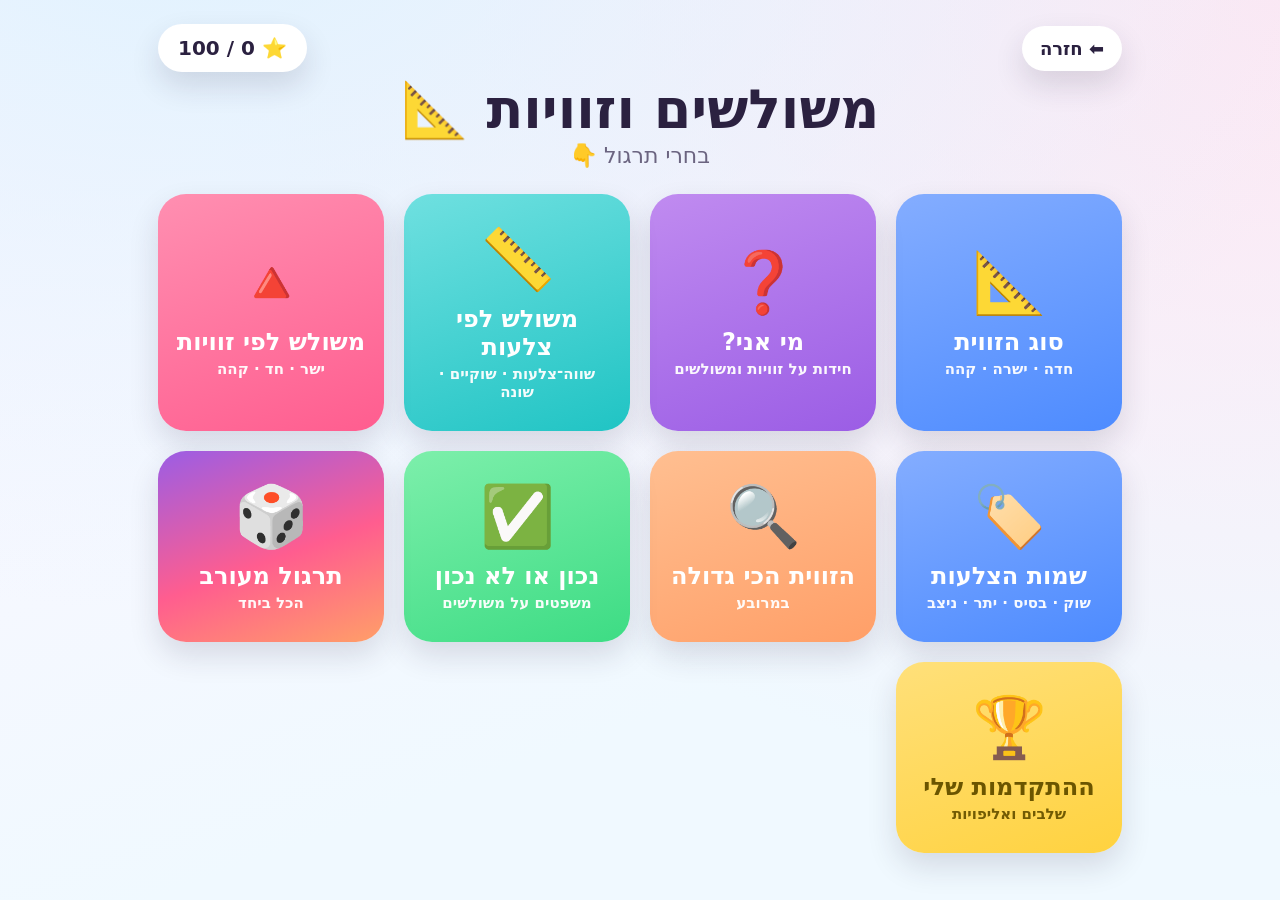
<file: triangles.html>
<!DOCTYPE html>
<html lang="he" dir="rtl">
<head>
  <meta charset="UTF-8" />
  <meta name="viewport" content="width=device-width, initial-scale=1.0, maximum-scale=1.0, user-scalable=no" />
  <title>משולשים וזוויות 📐</title>
  <script>document.write('<link rel="stylesheet" href="style.css?t=' + Date.now() + '">');</script>
</head>
<body>
  <div class="wrap">
    <div class="topbar">
      <button class="btn-back" id="back">⬅️ חזרה</button>
      <div class="score" id="score">⭐ 0</div>
    </div>

    <!-- תפריט סוגי התרגילים -->
    <div id="menu">
      <h1 class="page-title">משולשים וזוויות 📐</h1>
      <p class="subtitle">בחרי תרגול 👇</p>
      <div class="games-grid">
        <button class="game-card c-blue"   onclick="play('angleType')"><span class="ico">📐</span><span class="ttl">סוג הזווית</span><span class="sub">חדה · ישרה · קהה</span></button>
        <button class="game-card c-purple" onclick="play('whoAmI')"><span class="ico">❓</span><span class="ttl">מי אני?</span><span class="sub">חידות על זוויות ומשולשים</span></button>
        <button class="game-card c-teal"   onclick="play('sides')"><span class="ico">📏</span><span class="ttl">משולש לפי צלעות</span><span class="sub">שווה־צלעות · שוקיים · שונה</span></button>
        <button class="game-card c-pink"   onclick="play('angles')"><span class="ico">🔺</span><span class="ttl">משולש לפי זוויות</span><span class="sub">ישר · חד · קהה</span></button>
        <button class="game-card c-blue"   onclick="play('sideNames')"><span class="ico">🏷️</span><span class="ttl">שמות הצלעות</span><span class="sub">שוק · בסיס · יתר · ניצב</span></button>
        <button class="game-card c-peach"  onclick="play('biggest')"><span class="ico">🔍</span><span class="ttl">הזווית הכי גדולה</span><span class="sub">במרובע</span></button>
        <button class="game-card c-green"  onclick="play('trueFalse')"><span class="ico">✅</span><span class="ttl">נכון או לא נכון</span><span class="sub">משפטים על משולשים</span></button>
        <button class="game-card c-mix"    onclick="play('mixed')"><span class="ico">🎲</span><span class="ttl">תרגול מעורב</span><span class="sub">הכל ביחד</span></button>
        <button class="game-card c-yellow" onclick="play('progress')"><span class="ico">🏆</span><span class="ttl">ההתקדמות שלי</span><span class="sub">שלבים ואליפויות</span></button>
      </div>
    </div>

    <!-- מסך תרגיל -->
    <div id="stageWrap" class="hidden"><div class="stage" id="stage"></div></div>
  </div>

  <script>document.write('<script src="engine.js?t=' + Date.now() + '"><\/script>');</script>
  <script>
    const PLAYER = "girl";
    const menu = document.getElementById("menu");
    const stageWrap = document.getElementById("stageWrap");
    const stage = document.getElementById("stage");
    Score.init(document.getElementById("score"), PLAYER);

    /* ---- מעקב לפי סוג ולפי יום (לדוח "שימוש באפליקציה") — אותו Supabase כמו שבילים 9 ---- */
    const CONF = { url: "https://rgqiyqsabylcylsmdnsi.supabase.co", key: "sb_publishable_SliU4OTdrqAFqoRriuh1Ew_PST1CEdy", kid: "esti-4a7f2c9d" };
    function syncProgress(day, type, rec) {
      if (!CONF.url || !CONF.key || !CONF.kid) return;
      try {
        fetch(`${CONF.url}/rest/v1/progress?on_conflict=kid_id,day,type`, {
          method: "POST",
          headers: { apikey: CONF.key, Authorization: "Bearer " + CONF.key, "Content-Type": "application/json", Prefer: "resolution=merge-duplicates,return=minimal" },
          body: JSON.stringify({ kid_id: CONF.kid, day, type, attempts: rec.a, correct: rec.c }),
        }).catch(() => {});
      } catch (e) {}
    }
    let _curType = "";
    const Track = {
      key() { return "mg_track_" + PLAYER; },
      load() { try { return JSON.parse(localStorage.getItem(this.key())) || {}; } catch (e) { return {}; } },
      save(d) { try { localStorage.setItem(this.key(), JSON.stringify(d)); } catch (e) {} },
      today() { const d = new Date(); return d.getFullYear() + "-" + String(d.getMonth() + 1).padStart(2, "0") + "-" + String(d.getDate()).padStart(2, "0"); },
      record(type, correct) {
        if (!type) return;
        const d = this.load(), day = this.today();
        (d[day] = d[day] || {})[type] = d[day][type] || { a: 0, c: 0 };
        d[day][type].a++; if (correct) d[day][type].c++;
        this.save(d);
        syncProgress(day, type, d[day][type]);
      },
    };

    function showMenu() { speechSynthesis && speechSynthesis.cancel(); menu.classList.remove("hidden"); stageWrap.classList.add("hidden"); }
    function showStage() { speechSynthesis && speechSynthesis.cancel(); menu.classList.add("hidden"); stageWrap.classList.remove("hidden"); stage.innerHTML = ""; }
    document.getElementById("back").onclick = () => {
      if (stageWrap.classList.contains("hidden")) location.href = "index.html";
      else showMenu();
    };

    /* ---------- שאלת רב־ברירה אחת ---------- */
    function askMC({ prompt, shape, options, correctIndex, explain, speakText, next }) {
      stage.innerHTML = "";
      stage.appendChild(el("div", "prompt-he", prompt));
      if (shape) { const box = el("div"); box.innerHTML = shape; stage.appendChild(box.firstChild); }

      const grid = el("div", "opts");
      const fb = el("div", "feedback");
      const actions = el("div", "actions");
      const hear = el("button", "action listen", "🔊 שמיעה");
      hear.onclick = () => speakHe(speakText || prompt.replace(/[^֐-׿0-9° ?.]/g, " "));
      const nextBtn = el("button", "action next hidden", "➡️ הבא");
      nextBtn.onclick = next;
      actions.append(hear, nextBtn);

      const buttons = [];
      let answered = false;
      options.forEach((label, i) => {
        const b = el("button", "opt", label);
        b.onclick = () => {
          if (b.disabled || nextBtn.classList.contains("hidden") === false) return;
          if (!answered) { answered = true; Track.record(_curType, i === correctIndex); }
          if (i === correctIndex) {
            b.classList.add("correct");
            buttons.forEach(x => x.disabled = true);
            soundCorrect(); confetti(70); Score.add();
            fb.className = "feedback great";
            fb.textContent = randItem(["כל הכבוד! 🌟", "מצוין! 🎉", "נכון מאוד! 👏", "יופי! ⭐"]);
            if (explain) { const ex = el("div", "explain", explain); stage.insertBefore(ex, actions); }
            nextBtn.classList.remove("hidden");
            speakHe(randItem(["כל הכבוד!", "מצוין!", "נכון מאוד!", "יופי!"]));
          } else {
            b.classList.add("wrong"); b.disabled = true; soundTry();
            fb.className = "feedback try"; fb.textContent = "כמעט… עוד פעם 🙂";
          }
        };
        grid.appendChild(b); buttons.push(b);
      });

      stage.append(grid, fb, actions);
      speakHe(speakText || prompt.replace(/[^֐-׿0-9° ?.]/g, " "));
    }

    /* ---------- נתונים ---------- */
    const DEGS = [25, 35, 45, 55, 70, 80, 90, 100, 115, 130, 145, 155];
    const TRIANGLES = [
      [[55, 2], [0, 97], [110, 97]],     // שווה־צלעות / חד־זוויות
      [[55, 0], [8, 118], [102, 118]],   // שווה־שוקיים / חד־זוויות
      [[4, 4], [4, 116], [116, 116]],    // שווה־שוקיים / ישר־זווית
      [[60, 66], [0, 100], [120, 100]],  // שווה־שוקיים / קהה־זווית
      [[4, 4], [4, 96], [150, 96]],      // שונה־צלעות / ישר־זווית
      [[40, 4], [4, 96], [140, 72]],     // שונה־צלעות / חד־זוויות
      [[0, 90], [160, 90], [30, 40]],    // שונה־צלעות / קהה־זווית
    ];
    const SIDE_HE   = { equilateral: "משולש שווה־צלעות", isosceles: "משולש שווה־שוקיים", scalene: "משולש שונה־צלעות" };
    const SIDE_WHY  = {
      equilateral: "כל שלוש הצלעות שוות באורכן — לכן זה משולש שווה־צלעות.",
      isosceles:   "שתי צלעות שוות באורכן — לכן זה משולש שווה־שוקיים.",
      scalene:     "כל הצלעות שונות באורכן — לכן זה משולש שונה־צלעות.",
    };
    const ANGLE_HE  = { right: "משולש ישר־זווית", acute: "משולש חד־זוויות", obtuse: "משולש קהה־זווית" };
    const ANGLE_WHY = {
      right:  "יש זווית של 90° — לכן זה משולש ישר־זווית.",
      acute:  "כל הזוויות קטנות מ-90° — לכן זה משולש חד־זוויות.",
      obtuse: "יש זווית גדולה מ-90° — לכן זה משולש קהה־זווית.",
    };

    const QUADS = [   // נבדקו: לכל מרובע זווית גדולה אחת ברורה (במיקום משתנה)
      [[170, 40], [120, 176], [24, 120], [30, 20]],   // הגדולה: מס' 3
      [[40, 150], [16, 70], [80, 8], [150, 140]],     // הגדולה: מס' 2
      [[40, 140], [20, 20], [160, 60], [150, 170]],   // הגדולה: מס' 1
      [[110, 16], [170, 150], [30, 150], [20, 80]],   // הגדולה: מס' 4
      [[40, 12], [160, 30], [150, 150], [30, 90]],    // הגדולה: מס' 4
    ];

    // q = הטקסט שמוצג ושנקרא בקול (זהים). הניסוח נבחר כך שיישמע טוב בהקראה.
    const RIDDLES = [
      { q: "אני זווית הקטנה מ-90°. מי אני?", a: "זווית חדה", o: ["זווית חדה", "זווית ישרה", "זווית קהה"] },
      { q: "אני זווית הגדולה מ-90° (וקטנה מ-180°). מי אני?", a: "זווית קהה", o: ["זווית חדה", "זווית ישרה", "זווית קהה"] },
      { q: "אני זווית בת 90° בדיוק. מי אני?", a: "זווית ישרה", o: ["זווית חדה", "זווית ישרה", "זווית קהה"] },
      { q: "במשולש שלי כל שלוש הצלעות שוות. מי אני?", a: "משולש שווה־צלעות", o: ["משולש שווה־צלעות", "משולש שווה־שוקיים", "משולש שונה־צלעות"] },
      { q: "במשולש שלי רק שתי צלעות שוות. מי אני?", a: "משולש שווה־שוקיים", o: ["משולש שווה־צלעות", "משולש שווה־שוקיים", "משולש שונה־צלעות"] },
      { q: "במשולש שלי כל הצלעות שונות זו מזו. מי אני?", a: "משולש שונה־צלעות", o: ["משולש שווה־צלעות", "משולש שווה־שוקיים", "משולש שונה־צלעות"] },
      { q: "במשולש שלי יש זווית של 90°. מי אני?", a: "משולש ישר־זווית", o: ["משולש ישר־זווית", "משולש חד־זוויות", "משולש קהה־זווית"] },
      { q: "במשולש שלי כל הזוויות קטנות מ-90°. מי אני?", a: "משולש חד־זוויות", o: ["משולש ישר־זווית", "משולש חד־זוויות", "משולש קהה־זווית"] },
      { q: "במשולש שלי יש זווית הגדולה מ-90°. מי אני?", a: "משולש קהה־זווית", o: ["משולש ישר־זווית", "משולש חד־זוויות", "משולש קהה־זווית"] },
      { q: "אני סכום כל הזוויות בכל משולש. מי אני?", a: "180°", o: ["90°", "180°", "360°"] },
    ];

    const TF = [
      { s: "במשולש קהה־זווית כל הזוויות גדולות מ-90°.", ans: false, why: "במשולש יכולה להיות רק זווית אחת גדולה מ-90° — שתי האחרות קטנות ממנה." },
      { s: "במשולש חד־זווית כל הזוויות קטנות מ-90°.", ans: true, why: "נכון! כל שלוש הזוויות קטנות מ-90°." },
      { s: "במשולש שווה־צלעות רק שתי צלעות שוות.", ans: false, why: "במשולש שווה־צלעות כל שלוש הצלעות שוות." },
      { s: "משולש ישר־זווית יכול להיות גם שווה־שוקיים.", ans: true, why: "נכון! זווית ישרה אחת ושתי צלעות שוות — אפשרי." },
      { s: "בכל משולש יש 3 צלעות.", ans: true, why: "כמובן — לכל משולש יש בדיוק 3 צלעות ו-3 זוויות." },
      { s: "בכל משולש כל הצלעות שוות באורך.", ans: false, why: "רק במשולש שווה־צלעות. במשולשים אחרים הצלעות שונות." },
      { s: "בכל משולש יש לפחות זווית חדה אחת.", ans: true, why: "נכון — בכל משולש יש לפחות שתי זוויות חדות." },
      { s: "סכום הזוויות בכל משולש הוא 180°.", ans: true, why: "בדיוק! תמיד 180°." },
      { s: "משולש יכול להיות גם ישר־זווית וגם קהה־זווית.", ans: false, why: "לא — אפשר רק זווית אחת שגדולה או שווה ל-90°." },
      { s: "במשולש שווה־צלעות כל הזוויות שוות, 60° כל אחת.", ans: true, why: "נכון! שלוש זוויות של 60°, סכום 180°." },
      { s: "במשולש יכולות להיות שתי זוויות של 90°.", ans: false, why: "לא — שתי זוויות של 90° כבר נותנות 180° לבד." },
    ];

    /* ---------- שמות תפקידי הצלעות ----------
       roles = שם התפקיד של כל צלע לפי הסדר (צלע i = מקודקוד i לקודקוד i+1).
       rightAt = קודקוד הזווית הישרה (-1 אם אין). */
    const SIDE_SHAPES = [
      { type: "iso",   pts: [[60, 8], [10, 122], [112, 122]], rightAt: -1, roles: ["שוק", "בסיס", "שוק"], opts: ["שוק", "בסיס", "יתר"] },
      { type: "iso",   pts: [[58, 6], [22, 120], [98, 120]],  rightAt: -1, roles: ["שוק", "בסיס", "שוק"], opts: ["שוק", "בסיס", "יתר"] },
      { type: "right", pts: [[12, 12], [12, 124], [150, 124]], rightAt: 1, roles: ["ניצב", "ניצב", "יתר"], opts: ["יתר", "ניצב", "שוק"] },
      { type: "right", pts: [[18, 18], [150, 18], [150, 130]], rightAt: 1, roles: ["ניצב", "ניצב", "יתר"], opts: ["יתר", "ניצב", "בסיס"] },
      { type: "equi",  pts: [[55, 2], [0, 97], [110, 97]],    rightAt: -1, roles: ["צלע רגילה", "צלע רגילה", "צלע רגילה"], opts: ["צלע רגילה", "שוק", "בסיס"] },
      { type: "scal",  pts: [[40, 4], [4, 96], [140, 72]],    rightAt: -1, roles: ["צלע רגילה", "צלע רגילה", "צלע רגילה"], opts: ["צלע רגילה", "שוק", "יתר"] },
    ];
    const SIDE_FILL = { iso: "#dcfce7", right: "#fde7f1", equi: "#fff3c4", scal: "#e0f2fe" };
    const ROLE_WHY = {
      "שוק":  "שתי הצלעות השוות במשולש שווה־שוקיים נקראות שוקיים — כל אחת מהן היא שוק.",
      "בסיס": "הצלע השלישית, זו שאינה שוק, נקראת הבסיס.",
      "יתר":  "הצלע שמול הזווית הישרה היא הארוכה ביותר ונקראת היתר.",
      "ניצב": "שתי הצלעות שיוצרות את הזווית הישרה נקראות ניצבים — כל אחת מהן היא ניצב.",
      "צלע רגילה": "לצלע הזו אין שם מיוחד. השמות שוק ובסיס שייכים למשולש שווה־שוקיים, והשמות יתר וניצב למשולש ישר־זווית.",
    };

    /* ציור משולש עם: הדגשת צלע (hi), סימון זווית ישרה (rightAt), ותוויות צלעות */
    function triSvg(pts, { hi = -1, rightAt = -1, edgeLabels = null, fill = "#eef2fb" } = {}) {
      const box = svgBox(pts, 58);
      const vb = `${box.minx - box.pad} ${box.miny - box.pad} ${box.w} ${box.h}`;
      const poly = pts.map(p => p.join(",")).join(" ");
      const cx = (pts[0][0] + pts[1][0] + pts[2][0]) / 3, cy = (pts[0][1] + pts[1][1] + pts[2][1]) / 3;
      const u = (a, b) => { const dx = b[0] - a[0], dy = b[1] - a[1], m = Math.hypot(dx, dy) || 1; return [dx / m, dy / m]; };
      let extra = "";
      if (hi >= 0) { const a = pts[hi], b = pts[(hi + 1) % 3]; extra += `<line x1="${a[0]}" y1="${a[1]}" x2="${b[0]}" y2="${b[1]}" stroke="#ff5d8f" stroke-width="9" stroke-linecap="round"/>`; }
      if (rightAt >= 0) {
        const V = pts[rightAt], P = pts[(rightAt + 2) % 3], N = pts[(rightAt + 1) % 3];
        const u1 = u(V, P), u2 = u(V, N), s = 17;
        const p1 = [V[0] + u1[0] * s, V[1] + u1[1] * s], p3 = [V[0] + u2[0] * s, V[1] + u2[1] * s];
        const p2 = [p1[0] + u2[0] * s, p1[1] + u2[1] * s];
        extra += `<path d="M ${p1[0]} ${p1[1]} L ${p2[0]} ${p2[1]} L ${p3[0]} ${p3[1]}" fill="none" stroke="#2b2140" stroke-width="2.5"/>`;
      }
      if (edgeLabels) edgeLabels.forEach((t, i) => {
        if (!t) return;
        const a = pts[i], b = pts[(i + 1) % 3];
        const mx = (a[0] + b[0]) / 2, my = (a[1] + b[1]) / 2;
        const ox = mx + (mx - cx) * 0.62, oy = my + (my - cy) * 0.62;
        extra += `<rect x="${ox - 27}" y="${oy - 15}" width="54" height="27" rx="9" fill="#fff" stroke="#9b5de5" stroke-width="2"/>`
               + `<text x="${ox}" y="${oy + 4}" text-anchor="middle" font-size="16" font-weight="800" fill="#9b5de5">${t}</text>`;
      });
      return `<svg viewBox="${vb}" class="shape-svg"><polygon points="${poly}" fill="${fill}" `
           + `stroke="#2b2140" stroke-width="3" stroke-linejoin="round"/>${extra}</svg>`;
    }

    /* ---------- בוני סבבים ---------- */
    function roundAngleType(next) {
      const deg = bagItem(DEGS);
      const kind = deg < 90 ? "חדה" : (deg > 90 ? "קהה" : "ישרה");
      const opts = ["זווית חדה", "זווית ישרה", "זווית קהה"];
      const why = deg === 90 ? "זווית של 90° היא בדיוק זווית ישרה."
        : (deg < 90 ? `זווית של ${deg}° קטנה מ-90° ולכן היא זווית חדה.`
                    : `זווית של ${deg}° גדולה מ-90° ולכן היא זווית קהה.`);
      askMC({
        prompt: "איזו זווית זו? 📐",
        shape: angleSvg(deg),
        options: opts,
        correctIndex: opts.indexOf("זווית " + kind),
        explain: why, speakText: "איזו זווית זו?", next,
      });
    }

    function roundSides(next) {
      const pts = bagItem(TRIANGLES);
      const cls = classifyTriangle(pts).sides;
      const opts = ["משולש שווה־צלעות", "משולש שווה־שוקיים", "משולש שונה־צלעות"];
      askMC({
        prompt: "איזה משולש זה — לפי הצלעות? 📏",
        shape: polygonSvg(pts, { fill: "#dcfce7" }),
        options: opts, correctIndex: opts.indexOf(SIDE_HE[cls]),
        explain: SIDE_WHY[cls], speakText: "איזה משולש זה לפי הצלעות?", next,
      });
    }

    function roundAngles(next) {
      const pts = bagItem(TRIANGLES);
      const cls = classifyTriangle(pts).angles;
      const opts = ["משולש ישר־זווית", "משולש חד־זוויות", "משולש קהה־זווית"];
      askMC({
        prompt: "איזה משולש זה — לפי הזוויות? 🔺",
        shape: polygonSvg(pts, { fill: "#fde7f1" }),
        options: opts, correctIndex: opts.indexOf(ANGLE_HE[cls]),
        explain: ANGLE_WHY[cls], speakText: "איזה משולש זה לפי הזוויות?", next,
      });
    }

    function roundWhoAmI(next) {
      const r = bagItem(RIDDLES);
      const opts = shuffle(r.o);
      askMC({
        prompt: r.q, options: opts, correctIndex: opts.indexOf(r.a),
        explain: "התשובה הנכונה: " + r.a + ".", speakText: r.q, next,
      });
    }

    function roundTrueFalse(next) {
      const t = bagItem(TF);
      const opts = ["נכון ✓", "לא נכון ✗"];
      askMC({
        prompt: t.s, options: opts, correctIndex: t.ans ? 0 : 1,
        explain: t.why, speakText: t.s, next,
      });
    }

    function roundBiggest(next) {
      const q = bagItem(QUADS);
      const angs = polygonAngles(q);
      const idx = angs.indexOf(Math.max(...angs));
      const labels = ["1", "2", "3", "4"];
      const prompt = "איזו מהזוויות של המרובע היא הגדולה ביותר?";
      askMC({
        prompt, shape: polygonSvg(q, { labels, fill: "#e9e0ff" }),
        options: labels.map(n => "זווית " + n),
        correctIndex: idx,
        explain: `הזווית הגדולה ביותר היא זווית מספר ${idx + 1}.`,
        speakText: prompt, next,
      });
    }

    function roundSideNames(next) {
      const sh = bagItem(SIDE_SHAPES);
      const ei = (Math.random() * 3) | 0;          // איזו צלע להדגיש
      const role = sh.roles[ei];
      const opts = shuffle(sh.opts);
      askMC({
        prompt: "איך נקראת הצלע הצבועה?",
        shape: triSvg(sh.pts, { hi: ei, rightAt: sh.rightAt, fill: SIDE_FILL[sh.type] }),
        options: opts, correctIndex: opts.indexOf(role),
        explain: ROLE_WHY[role], speakText: "איך נקראת הצלע הצבועה?", next,
      });
    }

    /* מסך לימוד קצר לפני התרגול של "שמות הצלעות" */
    function learnSides(then) {
      stage.innerHTML = "";
      stage.appendChild(el("div", "prompt-he", "שמות הצלעות 📚"));
      const wrap = el("div");
      wrap.style.cssText = "display:flex;gap:22px;flex-wrap:wrap;justify-content:center;align-items:flex-start;";
      const card = (caption, svg, note) => {
        const c = el("div"); c.style.cssText = "max-width:320px;";
        c.appendChild(el("div", "prompt-sub", caption));
        const s = el("div"); s.innerHTML = svg; c.appendChild(s.firstChild);
        c.appendChild(el("div", "explain", note));
        return c;
      };
      wrap.appendChild(card("משולש שווה־שוקיים",
        triSvg([[60, 8], [10, 122], [112, 122]], { edgeLabels: ["שוק", "בסיס", "שוק"], fill: "#dcfce7" }),
        "שתי הצלעות השוות הן השוקיים, והצלע השלישית היא הבסיס."));
      wrap.appendChild(card("משולש ישר־זווית",
        triSvg([[12, 12], [12, 124], [150, 124]], { edgeLabels: ["ניצב", "ניצב", "יתר"], rightAt: 1, fill: "#fde7f1" }),
        "הצלע שמול הזווית הישרה היא היתר. שתי הצלעות שיוצרות אותה הן הניצבים."));
      stage.appendChild(wrap);
      stage.appendChild(el("div", "explain", "שימי לב: במשולש שווה־צלעות ובמשולש שונה־צלעות אין שמות מיוחדים לצלעות — כל אחת נקראת פשוט ״צלע״."));
      const acts = el("div", "actions");
      const go = el("button", "action next", "קדימה לתרגול! ✅");
      go.onclick = then;
      acts.appendChild(go); stage.appendChild(acts);
      speakHe("נלמד את שמות הצלעות במשולש");
    }

    const ROUNDS = { angleType: roundAngleType, whoAmI: roundWhoAmI, sides: roundSides, angles: roundAngles, biggest: roundBiggest, trueFalse: roundTrueFalse, sideNames: roundSideNames };

    /* ---------- הפעלה ---------- */
    function play(mode) {
      if (mode === "progress") { showStage(); renderProgress(stage, PLAYER); speakHe("זאת ההתקדמות שלך. כל הכבוד!"); return; }
      showStage();
      if (mode === "sideNames") {
        _curType = "sideNames";
        learnSides(() => { const go = () => { _curType = "sideNames"; roundSideNames(go); }; go(); });
      } else if (mode === "mixed") {
        const go = () => { const k = randItem(Object.keys(ROUNDS)); _curType = k; ROUNDS[k](go); };
        go();
      } else {
        const go = () => { _curType = mode; ROUNDS[mode](go); };
        go();
      }
    }

    if (location.hash === "#progress") play("progress");
  </script>
</body>
</html>
</file>
<file: style.css>
/* ============================================================
   style.css — תרגול חשבון בכיף
   עיצוב צבעוני, ידידותי לילדים, אותיות גדולות, כפתורים עגולים.
   ============================================================ */

:root {
  --bg-1: #fef6ff;
  --bg-2: #e0f2fe;
  --ink: #2b2140;
  --ink-soft: #6b6480;
  --card: #ffffff;
  --shadow: 0 14px 30px rgba(43, 33, 64, 0.14);
  --shadow-lg: 0 22px 50px rgba(43, 33, 64, 0.22);
  --radius: 28px;

  --pink: #ff5d8f;
  --peach: #ff9f68;
  --yellow: #ffd23f;
  --green: #3ddc84;
  --teal: #20c4c4;
  --blue: #4d8bff;
  --purple: #9b5de5;
}

* { box-sizing: border-box; }

html, body { margin: 0; padding: 0; min-height: 100%; }

body {
  font-family: "Varela Round", "Comic Sans MS", "Trebuchet MS", "Segoe UI", system-ui, sans-serif;
  color: var(--ink);
  background:
    radial-gradient(1200px 700px at 15% -10%, var(--bg-2), transparent),
    radial-gradient(1100px 800px at 100% 0%, #fce7f3, transparent),
    linear-gradient(160deg, var(--bg-1), #f0f9ff 70%);
  background-attachment: fixed;
  direction: rtl;
  text-align: center;
  -webkit-tap-highlight-color: transparent;
  user-select: none;
}

/* ---------- פריסה כללית ---------- */
.wrap { max-width: 1000px; margin: 0 auto; padding: 24px 18px 60px; }

.topbar {
  display: flex; align-items: center; justify-content: space-between;
  gap: 12px; margin-bottom: 8px;
}

.btn-back {
  border: none; cursor: pointer; background: #fff; color: var(--ink);
  font-size: 18px; font-weight: 700; padding: 12px 18px;
  border-radius: 999px; box-shadow: var(--shadow); font-family: inherit;
  transition: transform .12s ease;
}
.btn-back:hover { transform: translateY(-2px); }
.btn-back:active { transform: scale(.95); }

.score {
  background: #fff; border-radius: 999px; padding: 12px 20px;
  font-size: 20px; font-weight: 800; box-shadow: var(--shadow);
}

h1.page-title {
  font-size: clamp(30px, 6vw, 54px); margin: 6px 0 4px;
  line-height: 1.1; unicode-bidi: isolate;
}
.subtitle {
  font-size: clamp(16px, 3vw, 22px); color: var(--ink-soft);
  margin: 0 0 26px; unicode-bidi: isolate;
}

/* ---------- רשת האריחים ---------- */
.games-grid {
  display: grid;
  grid-template-columns: repeat(auto-fit, minmax(220px, 1fr));
  gap: 20px; margin-top: 10px;
}
.game-card {
  border: none; cursor: pointer; font-family: inherit; color: #fff;
  border-radius: var(--radius); padding: 30px 18px;
  box-shadow: var(--shadow);
  transition: transform .14s ease, box-shadow .14s ease; text-align: center;
}
.game-card:hover { transform: translateY(-6px); box-shadow: var(--shadow-lg); }
.game-card:active { transform: scale(.96); }
.game-card .ico { font-size: 60px; display: block; }
.game-card .ttl { display: block; font-size: 24px; font-weight: 800; margin-top: 10px; unicode-bidi: isolate; }
.game-card .sub { display: block; font-size: 15px; opacity: .95; margin-top: 4px; font-weight: 600; unicode-bidi: isolate; }

/* אריח־על גדול בעמוד הבית */
.subject {
  flex: 1 1 320px; max-width: 460px; margin: 8px auto 0;
  border: none; cursor: pointer; font-family: inherit; color: #fff;
  border-radius: 36px; padding: 46px 28px; box-shadow: var(--shadow-lg);
  transition: transform .15s ease;
}
.subject:hover { transform: translateY(-8px) scale(1.02); }
.subject:active { transform: scale(.97); }
.subject .ico { font-size: 104px; display: block; filter: drop-shadow(0 6px 8px rgba(0,0,0,.18)); }
.subject .ttl { display: block; font-size: 40px; font-weight: 900; margin-top: 8px; }
.subject .sub { display: block; font-size: 19px; opacity: .95; margin-top: 8px; font-weight: 600; }

.c-pink   { background: linear-gradient(160deg, #ff8fb1, var(--pink)); }
.c-peach  { background: linear-gradient(160deg, #ffbf91, var(--peach)); }
.c-yellow { background: linear-gradient(160deg, #ffe07a, var(--yellow)); color: #6b5500; }
.c-green  { background: linear-gradient(160deg, #7defab, var(--green)); }
.c-teal   { background: linear-gradient(160deg, #6fe0e0, var(--teal)); }
.c-blue   { background: linear-gradient(160deg, #84adff, var(--blue)); }
.c-purple { background: linear-gradient(160deg, #c08bf0, var(--purple)); }
.c-mix    { background: linear-gradient(160deg, #9b5de5, #ff5d8f 55%, #ff9f68); }

/* ---------- מסך תרגיל ---------- */
.stage {
  background: var(--card); border-radius: 34px; box-shadow: var(--shadow-lg);
  padding: 28px 22px 36px; margin-top: 14px; min-height: 440px;
  display: flex; flex-direction: column; align-items: center; justify-content: center; gap: 16px;
}
.hidden { display: none !important; }

.prompt-he { font-size: clamp(22px, 4.4vw, 30px); font-weight: 800; color: var(--ink); unicode-bidi: isolate; }
.prompt-sub { font-size: clamp(15px, 3vw, 19px); font-weight: 700; color: var(--ink-soft); }

@keyframes pop { 0% { transform: scale(.4); opacity: 0; } 70% { transform: scale(1.12); } 100% { transform: scale(1); opacity: 1; } }

/* ציור צורות */
.shape-svg {
  width: min(330px, 78vw); height: auto; max-height: 280px;
  background: #f8fbff; border-radius: 22px; padding: 10px;
  box-shadow: inset 0 0 0 3px #eef2fb; animation: pop .35s ease;
}

/* כפתורי תשובה (טקסט עברי) */
.opts {
  display: grid; grid-template-columns: repeat(auto-fit, minmax(150px, 1fr));
  gap: 14px; width: 100%; max-width: 640px;
}
.opt {
  border: 4px solid transparent; cursor: pointer; font-family: inherit;
  background: #f4f0ff; color: var(--ink);
  border-radius: 22px; padding: 20px 14px;
  font-size: clamp(18px, 3.6vw, 24px); font-weight: 800;
  box-shadow: var(--shadow); transition: transform .12s ease, border-color .12s ease;
  unicode-bidi: isolate;
}
.opt:hover { transform: translateY(-4px); }
.opt:active { transform: scale(.95); }
.opt:disabled { cursor: default; }
.opt.correct { border-color: var(--green); background: #dcfce7; }
.opt.wrong   { border-color: var(--pink); background: #fee2e2; animation: shake .4s; }
@keyframes shake { 0%,100% { transform: translateX(0); } 25% { transform: translateX(-8px); } 75% { transform: translateX(8px); } }

/* בועת משוב */
.feedback {
  min-height: 30px; font-size: clamp(19px, 3.8vw, 25px); font-weight: 800;
  padding: 10px 22px; border-radius: 20px; transition: all .2s ease; unicode-bidi: isolate;
}
.feedback.great { background: #dcfce7; color: #166534; animation: pop .35s ease; }
.feedback.try   { background: #fee2e2; color: #991b1b; }
.explain {
  font-size: clamp(15px, 3vw, 19px); font-weight: 700; color: var(--ink-soft);
  background: #fff7ed; border: 2px dashed #ffc58e; border-radius: 16px;
  padding: 10px 16px; max-width: 560px; unicode-bidi: isolate;
}

/* כפתורי פעולה */
.actions { display: flex; gap: 14px; flex-wrap: wrap; justify-content: center; margin-top: 4px; }
.action {
  border: none; cursor: pointer; font-family: inherit;
  font-size: 21px; font-weight: 800; color: #fff;
  padding: 16px 24px; border-radius: 999px; box-shadow: var(--shadow);
  transition: transform .12s ease, filter .12s ease;
  display: inline-flex; align-items: center; gap: 8px;
}
.action:hover { transform: translateY(-3px); filter: brightness(1.05); }
.action:active { transform: scale(.95); }
.action.next  { background: linear-gradient(160deg, #7defab, var(--green)); color: #0a4a26; }
.action.listen{ background: linear-gradient(160deg, #84adff, var(--blue)); }
.action.ghost { background: #eef0f6; color: var(--ink); box-shadow: none; }

/* קונפטי */
#confetti { position: fixed; inset: 0; pointer-events: none; z-index: 50; }

/* ---------- מסך התקדמות ---------- */
.level-badge { font-size: clamp(54px, 12vw, 90px); font-weight: 900; line-height: 1; }
.level-cap { font-size: clamp(18px, 4vw, 24px); color: var(--ink-soft); font-weight: 800; }
.bar {
  width: min(560px, 92%); height: 30px; background: #eef0f6;
  border-radius: 999px; overflow: hidden; box-shadow: inset 0 2px 6px rgba(0,0,0,.08);
}
.bar > i {
  display: block; height: 100%;
  background: linear-gradient(90deg, var(--green), var(--teal), var(--purple));
  border-radius: 999px; transition: width .5s ease;
}
.trophies { display: flex; gap: 8px; flex-wrap: wrap; justify-content: center; font-size: 34px; min-height: 40px; }
.trophies .none { font-size: 18px; color: var(--ink-soft); font-weight: 700; }
.days-table {
  width: min(560px, 96%); border-collapse: collapse; background: #fff;
  border-radius: 20px; overflow: hidden; box-shadow: var(--shadow); font-size: 18px;
}
.days-table th { background: #f4f0ff; padding: 12px; font-weight: 800; }
.days-table td { padding: 12px; border-top: 2px solid #f4f0ff; font-weight: 700; }
.days-table td.pts { color: var(--green); font-weight: 900; }
.days-table tr.today td { background: #fff7ed; }
.days-empty { color: var(--ink-soft); font-weight: 700; }

/* ---------- חגיגת אליפות 🏆 ---------- */
.champ-overlay {
  position: fixed; inset: 0; z-index: 60; display: grid; place-items: center;
  background: rgba(43,33,64,.55); backdrop-filter: blur(4px); animation: pop .4s ease;
}
.champ-card {
  background: linear-gradient(160deg, #fff, #fef6ff); border-radius: 36px;
  padding: 40px 34px; max-width: 420px; width: 88%; box-shadow: var(--shadow-lg); text-align: center;
}
.champ-card .cup { font-size: 110px; animation: bob 1.4s ease-in-out infinite; }
@keyframes bob { 0%,100%{transform:translateY(0)} 50%{transform:translateY(-12px)} }
.champ-card h2 { font-size: 38px; margin: 6px 0; color: var(--purple); }
.champ-card p { font-size: 20px; color: var(--ink-soft); margin: 4px 0 22px; }
</file>
